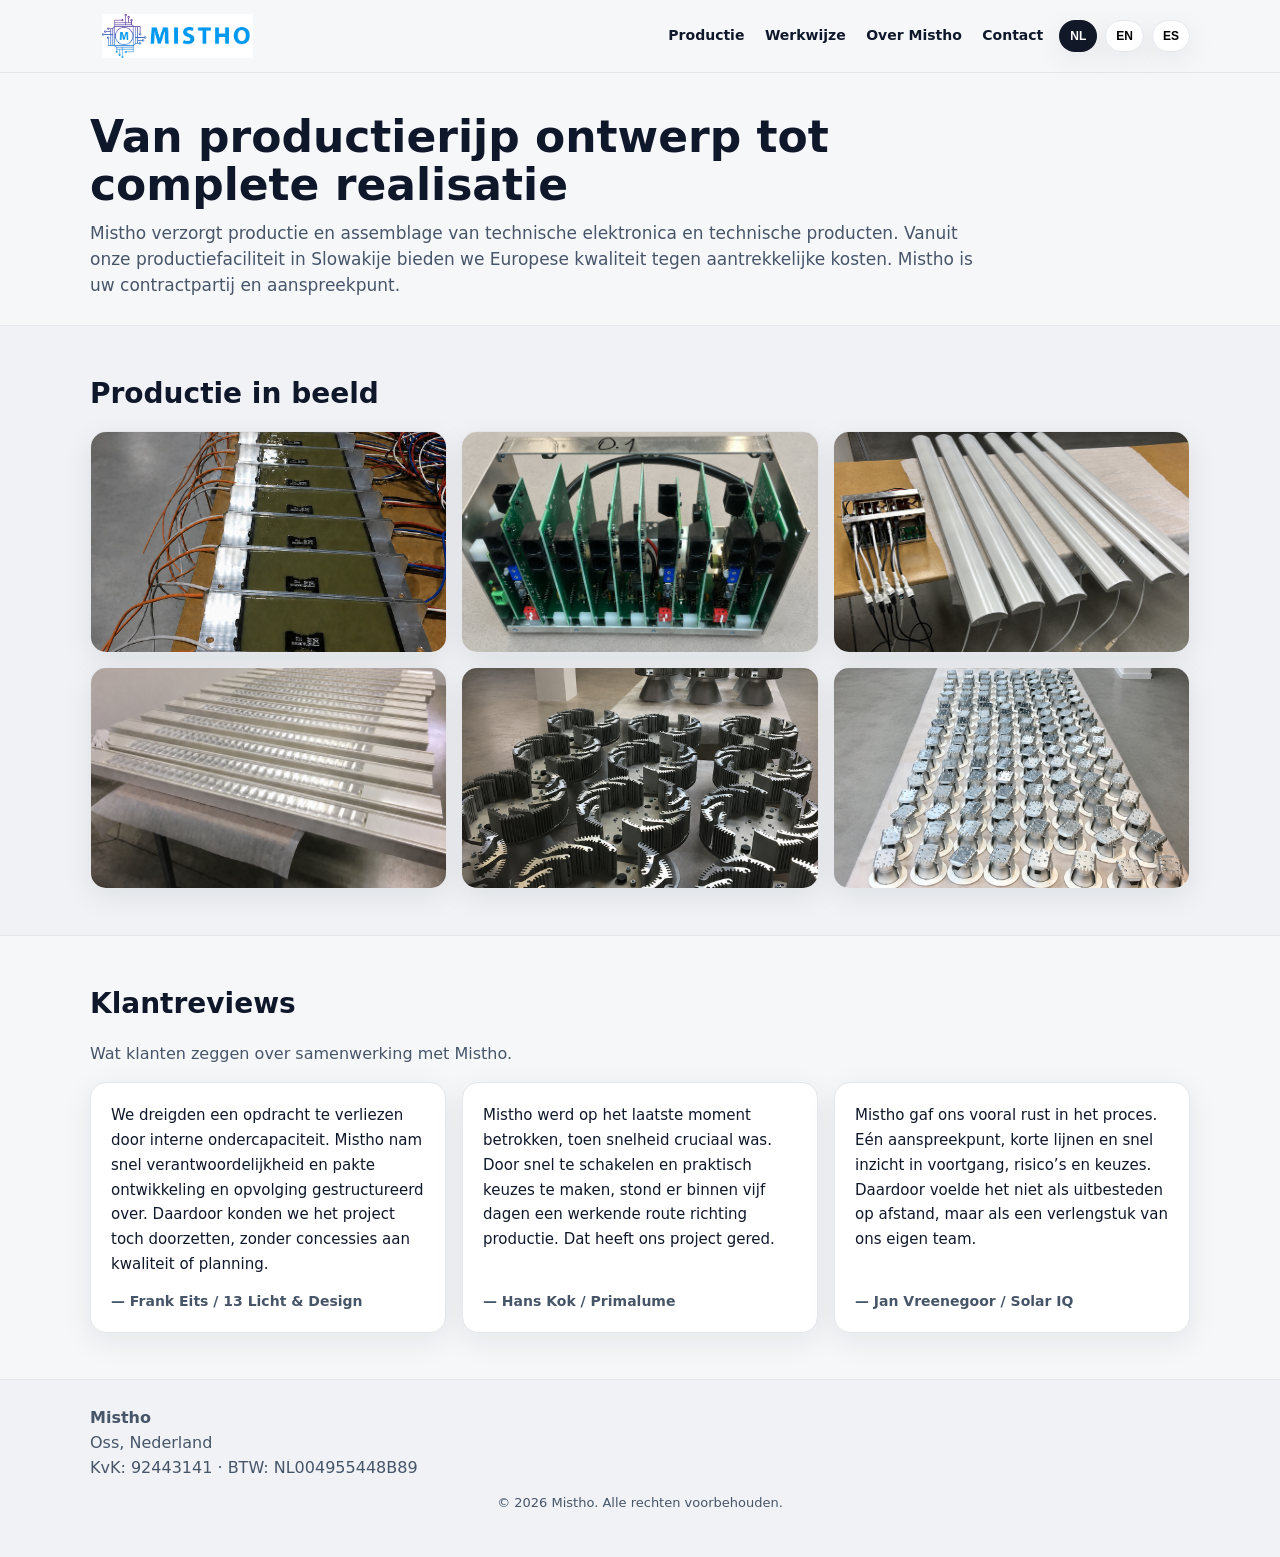
<file: index.html>
<!doctype html>
<html lang="nl">
<head>
  <meta charset="utf-8" />
  <meta name="viewport" content="width=device-width, initial-scale=1" />
  <title>Productie en assemblage van technische elektronica | Mistho</title>
  <meta name="description" content="Mistho verzorgt productie en assemblage van technische elektronica vanuit een productiefaciliteit in Slowakije, met Europese kwaliteit tegen aantrekkelijke kosten." />
  <link rel="canonical" href="https://misthoprojects.com/" />
  <meta name="robots" content="index,follow,max-image-preview:large" />
  <meta property="og:type" content="website" />
  <meta property="og:site_name" content="Mistho" />
  <meta property="og:title" content="Productie en assemblage van technische elektronica | Mistho" />
  <meta property="og:description" content="Mistho verzorgt productie en assemblage van technische elektronica vanuit een productiefaciliteit in Slowakije, met Europese kwaliteit tegen aantrekkelijke kosten." />
  <meta property="og:url" content="https://misthoprojects.com/" />
  <meta property="og:image" content="https://misthoprojects.com/images/Used/foto4.jpg" />
  <link rel="stylesheet" href="styles.css?v=21" />
  <script type="application/ld+json">
  {
    "@context": "https://schema.org",
    "@type": "ProfessionalService",
    "@id": "https://misthoprojects.com/#mistho",
    "name": "Mistho",
    "url": "https://misthoprojects.com/",
    "logo": "https://misthoprojects.com/images/logo-mistho.jpg",
    "email": "info@misthoprojects.com",
    "telephone": "+31642526363",
    "description": "Mistho organiseert Europese productie en assemblage van technische producten en elektronica, met engineering, industrialisatie en kwaliteitsborging waar nodig.",
    "address": {
      "@type": "PostalAddress",
      "addressLocality": "",
      "addressCountry": "NL"
    },
    "areaServed": "Europe",
    "knowsAbout": ["Elektronicaproductie", "Productie en assemblage", "Industrialisatie", "Kwaliteitsborging"]
  }
  </script>
</head>

<body>
  <header class="header" id="top">
    <div class="container header-inner">
      <a class="brand brand-home" href="index.html#top" aria-label="Mistho - naar de startpagina">
        <div class="logo">
          <img class="logo-img" src="images/logo-mistho.jpg" alt="Mistho logo" />
        </div>

        <div class="brand-text">
          <div class="brand-name">Mistho</div>
          <div class="brand-tagline" data-i18n="brand_tagline">
            Productie en assemblage van technische producten
          </div>
        </div>
      </a>

      <nav class="site-nav" aria-label="Hoofdnavigatie"><a href="elektronica-productie.html" data-i18n="nav_manufacturing">Productie</a><a href="werkwijze.html" data-i18n="nav_process">Werkwijze</a><a href="over-mistho.html" data-i18n="nav_about">Over Mistho</a><a href="contact.html#contactformulier" data-i18n="nav_contact">Contact</a></nav>
      <div class="header-actions">
        <div class="header-lang" aria-label="Language switch">
          <button class="lang-btn is-active" type="button" data-lang="nl">NL</button>
          <button class="lang-btn" type="button" data-lang="en">EN</button>
          <button class="lang-btn" type="button" data-lang="es">ES</button>
        </div>

        <button class="menu-btn" type="button" aria-label="Open menu" aria-expanded="false" aria-controls="mobileMenu">
          <span class="menu-icon" aria-hidden="true"></span>
        </button>
      </div>
    </div>
  </header>

  <div class="menu-overlay" id="menuOverlay" hidden></div>

  <aside class="mobile-drawer" id="mobileMenu" aria-hidden="true" hidden>
    <div class="drawer-head">
      <div class="drawer-title" data-i18n="menu_title">Menu</div>
      <button class="drawer-close" type="button" aria-label="Close menu">✕</button>
    </div>

    <div class="drawer-section">
      <div class="drawer-label" data-i18n="lang_label">Taal</div>
      <div class="drawer-lang" aria-label="Language switch">
        <button class="lang-btn is-active" type="button" data-lang="nl">NL</button>
        <button class="lang-btn" type="button" data-lang="en">EN</button>
        <button class="lang-btn" type="button" data-lang="es">ES</button>
      </div>
    </div>

    <div class="drawer-section">
      <div class="drawer-label" data-i18n="nav_label">Navigatie</div>
      <nav class="drawer-links" aria-label="Navigation"><a href="elektronica-productie.html" class="drawer-link" data-i18n="nav_manufacturing">Productie</a><a href="werkwijze.html" class="drawer-link" data-i18n="nav_process">Werkwijze</a><a href="over-mistho.html" class="drawer-link" data-i18n="nav_about">Over Mistho</a><a href="contact.html#contactformulier" class="drawer-link drawer-link-cta" data-i18n="nav_contact">Contact</a></nav>
    </div>
  </aside>

  <main>
  <!-- HERO -->
  <section class="hero">
    <div class="container hero-inner">
      <div class="hero-copy">
        <h1 data-i18n="hero_title">Van productierijp ontwerp tot complete realisatie</h1>
        <p class="lead" data-i18n="hero_lead">Mistho organiseert productie en assemblage van technische elektronica en technische producten. U werkt met Mistho als contractpartij en één aanspreekpunt voor productie in Slowakije.</p>
      </div>
    </div>
  </section>
  <!-- PRODUCTIE IN BEELD -->
    <section id="fotos" class="section alt">
      <div class="container">
        <div class="section-head">
          <h2 data-i18n="photos_title">Productie in beeld</h2>
        </div>

        <div class="gallery">
          <figure class="photo">
            <img class="lightbox-img" src="images/Used/foto2.jpg" alt="Lange technische armaturen opgesteld voor productiecontrole" loading="lazy" />
          </figure>
          <figure class="photo">
            <img class="lightbox-img" src="images/Used/foto4.jpg" alt="Elektronische modules gemonteerd in een productierek" loading="lazy" />
          </figure>
          <figure class="photo">
            <img class="lightbox-img" src="images/Used/foto6.jpg" alt="Lineaire LED-armaturen tijdens productie en assemblage" loading="lazy" />
          </figure>
          <figure class="photo">
            <img class="lightbox-img" src="images/Used/foto7.jpg" alt="Serie LED-armaturen opgesteld voor kwaliteitscontrole" loading="lazy" />
          </figure>
          <figure class="photo">
            <img class="lightbox-img" src="images/Used/foto8.jpg" alt="Metalen behuizingen voor technische producten" loading="lazy" />
          </figure>
          <figure class="photo">
            <img class="lightbox-img" src="images/Used/foto11.jpg" alt="Serie verlichte armaturen na assemblage" loading="lazy" />
          </figure>
        </div>
      </div>
    </section>

    
  <!-- REVIEWS -->
    <section id="reviews" class="section">
      <div class="container">
        <div class="section-head">
          <h2 data-i18n="reviews_title">Klantreviews</h2>
          <p class="muted" data-i18n="reviews_sub">Wat klanten zeggen over samenwerking met Mistho.</p>
        </div>

        <div class="reviews-grid">
          <article class="review-card">
            <p class="review-text" data-i18n="review_1_text">
              We dreigden een opdracht te verliezen door interne ondercapaciteit. Mistho nam snel verantwoordelijkheid en pakte ontwikkeling en opvolging gestructureerd over. Daardoor konden we het project toch doorzetten, zonder concessies aan kwaliteit of planning.
            </p>
            <div class="review-author" data-i18n="review_1_author">— Frank Eits / 13 Licht & Design</div>
          </article>

          <article class="review-card">
            <p class="review-text" data-i18n="review_2_text">
              Mistho werd op het laatste moment betrokken, toen snelheid cruciaal was. Door snel te schakelen en praktisch keuzes te maken, stond er binnen vijf dagen een werkende route richting productie. Dat heeft ons project gered.
            </p>
            <div class="review-author" data-i18n="review_2_author">— Hans Kok / Primalume</div>
          </article>

          <article class="review-card">
            <p class="review-text" data-i18n="review_4_text">
              Mistho gaf ons vooral rust in het proces. Eén aanspreekpunt, korte lijnen en snel inzicht in voortgang, risico’s en keuzes. Daardoor voelde het niet als uitbesteden op afstand, maar als een verlengstuk van ons eigen team.
            </p>
            <div class="review-author" data-i18n="review_4_author">— Jan Vreenegoor / Solar IQ</div>
          </article>
        </div>
      </div>
    </section>

    
</main>

  <footer class="footer">
    <div class="container footer-inner">
      <div>
        <strong>Mistho</strong><br />Oss, Nederland<br />KvK: 92443141 · BTW: NL004955448B89
      </div>
    </div>
  <div class="container footer-copyright"><span data-i18n="footer_rights">© 2026 Mistho. Alle rechten voorbehouden.</span></div></footer>

  <div class="lightbox" id="lightbox" hidden aria-hidden="true" role="dialog" aria-modal="true">
    <div class="lightbox-inner">
      <button class="lightbox-close" type="button" aria-label="Close image">✕</button>
      <img id="lightboxImage" alt="" />
    </div>
  </div>

  <script>
    const I18N = {
      nl: {
        page_title: "Elektronica productie in Europa | Mistho",
        meta_description: "Mistho verzorgt productie en assemblage van technische elektronica vanuit een productiefaciliteit in Slowakije, met Europese kwaliteit tegen aantrekkelijke kosten.",
        menu_title: "Menu",
        lang_label: "Taal",
        nav_label: "Navigatie",

        brand_tagline: "Productie en assemblage van technische producten",

        nav_about: "Over Mistho",
        nav_scope: "Diensten",
        nav_manufacturing: "Productie",
        nav_custom: "Maatwerk elektronica",
        nav_process: "Werkwijze",
        nav_photos: "Foto’s",
        nav_reviews: "Reviews",
        nav_contact: "Contact",

        hero_title: 'Van productierijp ontwerp tot complete realisatie',
        hero_lead: "Mistho verzorgt productie en assemblage van technische elektronica en technische producten. Vanuit onze productiefaciliteit in Slowakije bieden we Europese kwaliteit tegen aantrekkelijke kosten. Mistho is uw contractpartij en aanspreekpunt.",
        cta_mail: "Bespreek uw productieproject",
        cta_manufacturing: "Elektronicaproductie in Europa",
        cta_process: "Bekijk werkwijze",

        qp_1: "Productie en assemblage van technische elektronica",
        qp_2: "Van productierijp ontwerp tot serieproductie",
        qp_3: "Eén aanspreekpunt voor planning en kwaliteit",

        quick_contact_title: "Snel contact",
        location: "Productie en assemblage van technische producten",

        about_title: "Over Mistho",
        about_sub: "Productie en assemblage vanuit onze productiefaciliteit in Slowakije.",

        who_title: "Wie we zijn",
        who_text: "Mistho verzorgt productie en assemblage van technische elektronica en producten. Vanuit de productiefaciliteit in Slowakije combineren we Europese kwaliteitsnormen met aantrekkelijke productiekosten.",

        team_title: "Productiefaciliteit in Slowakije",
        team_text: "Met onze productiefaciliteit in Slowakije combineren we Europese kwaliteitsnormen met aantrekkelijke productiekosten. Mistho blijft uw contractpartij en aanspreekpunt.",

        scope_title: "Onze diensten",
        scope_sub: "Productie en assemblage staan centraal. Aanvullende technische diensten sluiten aan op wat uw opdracht nodig heeft.",
        scope_what_title: "Wat we doen",
        scope_what_1: "Productie en assemblage van elektronica en technische producten",
        scope_what_2: "Sourcing en coördinatie van de supply chain",
        scope_what_3: "Productontwikkeling en voorbereiding op productie",
        scope_what_4: "Hardware- en softwareontwikkeling",
        scope_what_5: "Testen en kwaliteitsborging",

        scope_sectors_title: "Ervaring in sectoren",
        sector_1: "Mobiliteit: automotive, EV, e-mobility",
        sector_2: "Industrieel: automatisering, machinebouw, robotics, mechatronica",
        sector_3: "Energie: power distribution, HVAC, smart building",
        sector_4: "Elektronica: IoT, vermogenselektronica, analoog & digitaal, verlichting",
        sector_5: "Commercieel: consumer durables",

        help_title: "Waar we mee helpen",
        help_text: "Of uw ontwerp nu productierijp is of nog engineering en industrialisatie vraagt: we sluiten aan waar capaciteit, expertise of ketenregie nodig is.",
        help_1: "Capaciteit uitbreiden",
        help_2: "Leverbetrouwbaarheid binnen de Europese keten borgen",
        help_3: "Kosten optimaliseren met kwaliteit op hoog niveau",

        process_title: "Werkwijze",
        process_sub: "Een simpel model met duidelijke stappen, van intake tot uitlevering.",
        p1_title: "Start",
        p1_text: "We bespreken de potentiële opdracht en bepalen scope, doelen en gewenste planning.",
        p2_title: "NDA",
        p2_text: "We ondertekenen een NDA.",
        p3_title: "Intake",
        p3_text: "Randvoorwaarden boven tafel: engineering, teststrategie, risico’s, maakbaarheid, supply chain, traceability en logistiek.",
        p4_title: "Offerte",
        p4_text: "Heldere offerte en commerciële voorwaarden, inclusief planning en kwaliteitsafspraken.",
        p5_title: "Pilot (optioneel)",
        p5_text: "Proto’s of 0-serie, inclusief test- en kwaliteitsprotocollen: doorlopen, afgestemd en gekwalificeerd.",
        p6_title: "Serie-start & uitlevering",
        p6_text: "Serieproductie met geborgde QA. Verzending volgens afgesproken eisen en logistieke afspraken.",

        photos_title: "Productie in beeld",
        photos_sub: "",

        reviews_title: "Klantreviews",
        reviews_sub: "Wat klanten zeggen over samenwerking met Mistho.",
        review_1_text: "We dreigden een opdracht te verliezen door interne ondercapaciteit. Mistho nam snel verantwoordelijkheid en pakte ontwikkeling en opvolging gestructureerd over. Daardoor konden we het project toch doorzetten, zonder concessies aan kwaliteit of planning.",
        review_1_author: "— Frank Eits / 13 Licht & Design",
        review_2_text: "Mistho werd op het laatste moment betrokken, toen snelheid cruciaal was. Door snel te schakelen en praktisch keuzes te maken, stond er binnen vijf dagen een werkende route richting productie. Dat heeft ons project gered.",
        review_2_author: "— Hans Kok / Primalume",
        review_4_text: "Mistho gaf ons vooral rust in het proces. Eén aanspreekpunt, korte lijnen en snel inzicht in voortgang, risico’s en keuzes. Daardoor voelde het niet als uitbesteden op afstand, maar als een verlengstuk van ons eigen team.",
        review_4_author: "— Jan Vreenegoor / Solar IQ",

        contact_title: "Contact",
        contact_sub: "Neem contact op over productiecapaciteit, een productierijp ontwerp of volledige projectrealisatie.",
        contact_details_title: "Gegevens",
        contact_location: "Productie en assemblage van technische producten",

        footer_loc: "Productie en assemblage van technische producten",
        footer_rights: "© 2026 Mistho. Alle rechten voorbehouden."
      },

      en: {
        page_title: "Electronics manufacturing in Europe | Mistho",
        meta_description: "Mistho provides manufacturing and assembly of technical electronics from a production facility in Slovakia, with European quality at attractive costs.",
        menu_title: "Menu",
        lang_label: "Language",
        nav_label: "Navigation",

        brand_tagline: "Manufacturing and assembly of technical products",

        nav_about: "About Mistho",
        nav_scope: "Services",
        nav_manufacturing: "Manufacturing",
        nav_custom: "Custom electronics",
        nav_process: "Process",
        nav_photos: "Photos",
        nav_reviews: "Reviews",
        nav_contact: "Contact",

        hero_title: 'From production-ready design to complete project delivery',
        hero_lead: "Mistho provides manufacturing and assembly of technical electronics and products. At our production facility in Slovakia, we offer European quality at attractive costs. Mistho remains your contract party and point of contact.",
        cta_mail: "Discuss your production project",
        cta_manufacturing: "Electronics manufacturing in Europe",
        cta_process: "View process",

        qp_1: "Manufacturing and assembly of technical electronics",
        qp_2: "From production-ready design to series production",
        qp_3: "One point of contact for planning and quality",

        quick_contact_title: "Quick contact",
        location: "Location: , Netherlands",

        about_title: "About Mistho",
        about_sub: "Manufacturing and assembly from our production facility in Slovakia.",

        who_title: "Who we are",
        who_text: "Mistho organizes manufacturing and assembly of technical electronics and products. At the production facility in Slovakia, we combine European quality standards with attractive production costs.",

        team_title: "Production facility in Slovakia",
        team_text: "Our production facility in Slovakia combines European quality standards with attractive production costs. Mistho remains your contract party and point of contact.",

        scope_title: "Our services",
        scope_sub: "Manufacturing and assembly are at the core. Additional technical services are tailored to your assignment.",
        scope_what_title: "What we do",
        scope_what_1: "Manufacturing and assembly of electronics and technical products",
        scope_what_2: "Sourcing and supply-chain coordination",
        scope_what_3: "Product development and production preparation",
        scope_what_4: "Hardware and software engineering",
        scope_what_5: "Testing and quality assurance",

        scope_sectors_title: "Sector experience",
        sector_1: "Mobility: automotive, EV, e-mobility",
        sector_2: "Industrial: automation, machinery, robotics, mechatronics",
        sector_3: "Energy: power distribution, HVAC, smart building",
        sector_4: "Electronics: IoT, power electronics, analog & digital, lighting",
        sector_5: "Commercial: consumer durables",

        help_title: "How we help",
        help_text: "Whether your design is production-ready or still requires engineering and industrialization, we step in wherever capacity, expertise or supply-chain coordination is needed.",
        help_1: "Scaling capacity",
        help_2: "Ensuring reliable delivery across the European supply chain",
        help_3: "Optimizing costs while maintaining high quality",

        process_title: "Process",
        process_sub: "A simple model with clear steps — from intake to delivery.",
        p1_title: "Start",
        p1_text: "We discuss the potential assignment and define scope, goals and the desired timeline.",
        p2_title: "NDA",
        p2_text: "We sign an NDA.",
        p3_title: "Intake",
        p3_text: "We align requirements: engineering, test strategy, risks, manufacturability, supply chain, traceability and logistics.",
        p4_title: "Proposal",
        p4_text: "Clear quotation and commercial terms, including planning and quality agreements.",
        p5_title: "Pilot (optional)",
        p5_text: "Prototypes or a 0-series, including test and quality protocols: executed, aligned and qualified.",
        p6_title: "Ramp-up & delivery",
        p6_text: "Series production with QA ensured. Shipping according to agreed requirements and logistics arrangements.",

        photos_title: "Production in pictures",
        photos_sub: "",

        reviews_title: "Customer reviews",
        reviews_sub: "What clients say about working with Mistho.",
        review_1_text: "We were close to losing an assignment because of limited internal capacity. Mistho quickly took ownership and handled the development and follow-up in a structured way. That allowed us to continue the project without compromising on quality or planning.",
        review_1_author: "— Frank Eits / 13 Licht & Design",
        review_2_text: "Mistho was brought in at the very last moment, when speed was critical. By moving quickly and making practical decisions, a working route into production was in place within five days. That saved our project.",
        review_2_author: "— Hans Kok / Primalume",
        review_4_text: "What Mistho gave us above all was peace of mind in the process. One point of contact, short communication lines and quick visibility into progress, risks and decisions. It did not feel like outsourcing at a distance, but like an extension of our own team.",
        review_4_author: "— Jan Vreenegoor / Solar IQ",

        contact_title: "Contact",
        contact_sub: "Contact us about manufacturing capacity, a production-ready design or full project delivery.",
        contact_details_title: "Details",
        contact_location: "Location: , Netherlands",

        footer_loc: "Manufacturing and assembly of technical products",
        footer_rights: "© 2026 Mistho. All rights reserved."
      },

      es: {
        page_title: "Fabricación electrónica en Europa | Mistho",
        meta_description: "Mistho ofrece producción y montaje de electrónica técnica desde una instalación de producción en Eslovaquia, con calidad europea a costes atractivos.",
        menu_title: "Menú",
        lang_label: "Idioma",
        nav_label: "Navegación",

        brand_tagline: "Fabricación y montaje de productos técnicos",

        nav_about: "Acerca de",
        nav_scope: "Servicios",
        nav_manufacturing: "Producción",
        nav_custom: "Electrónica a medida",
        nav_process: "Método de trabajo",
        nav_photos: "Fotos",
        nav_reviews: "Reseñas",
        nav_contact: "Contacto",

        hero_title: 'Del diseño listo para producción a la realización integral',
        hero_lead: "Mistho ofrece producción y montaje de electrónica técnica y productos técnicos. Desde nuestra instalación de producción en Eslovaquia ofrecemos calidad europea a costes atractivos. Mistho sigue siendo su parte contractual y punto de contacto.",
        cta_mail: "Hablemos de su proyecto de producción",
        cta_manufacturing: "Producción electrónica en Europa",
        cta_process: "Ver método de trabajo",

        qp_1: "Producción y montaje de electrónica técnica",
        qp_2: "Del diseño listo para producción a la fabricación en serie",
        qp_3: "Un único contacto para planificación y calidad",

        quick_contact_title: "Contacto rápido",
        location: "Ubicación: , Países Bajos",

        about_title: "Sobre Mistho",
        about_sub: "Producción y montaje desde nuestras instalaciones de producción en Eslovaquia.",

        who_title: "Quiénes somos",
        who_text: "Mistho organiza la producción y el montaje de electrónica técnica y productos. En la instalación de producción en Eslovaquia combinamos estándares europeos de calidad con costes atractivos.",

        team_title: "Instalación de producción en Eslovaquia",
        team_text: "Nuestra instalación de producción en Eslovaquia combina estándares europeos de calidad con costes de producción atractivos. Mistho sigue siendo su parte contractual y punto de contacto.",

        scope_title: "Nuestros servicios",
        scope_sub: "La producción y el montaje son el núcleo de nuestra actividad. Los servicios técnicos adicionales se adaptan a cada encargo.",
        scope_what_title: "Qué hacemos",
        scope_what_1: "Producción y montaje de productos técnicos y electrónicos",
        scope_what_2: "Aprovisionamiento y coordinación de la cadena de suministro",
        scope_what_3: "Desarrollo de producto y preparación para producción",
        scope_what_4: "Ingeniería de hardware y software",
        scope_what_5: "Pruebas y aseguramiento de la calidad",

        scope_sectors_title: "Experiencia por sectores",
        sector_1: "Movilidad: automoción, EV, e-mobility",
        sector_2: "Industrial: automatización, maquinaria, robótica, mecatrónica",
        sector_3: "Energía: distribución eléctrica, HVAC, edificios inteligentes",
        sector_4: "Electrónica: IoT, electrónica de potencia, analógica y digital, iluminación",
        sector_5: "Comercial: bienes de consumo duraderos",

        help_title: "En qué ayudamos",
        help_text: "Tanto si su diseño está listo para producción como si aún requiere ingeniería e industrialización, nos incorporamos allí donde se necesiten capacidad, conocimiento especializado o coordinación de la cadena.",
        help_1: "Ampliar la capacidad",
        help_2: "Garantizar la fiabilidad de entrega en la cadena europea",
        help_3: "Optimizar costes con un alto nivel de calidad",

        process_title: "Método de trabajo",
        process_sub: "Un modelo sencillo con pasos claros, desde la fase inicial hasta la entrega.",
        p1_title: "Inicio",
        p1_text: "Analizamos la posible asignación y definimos alcance, objetivos y planificación deseada.",
        p2_title: "NDA",
        p2_text: "Firmamos un acuerdo de confidencialidad.",
        p3_title: "Intake",
        p3_text: "Ponemos sobre la mesa las condiciones clave: ingeniería, estrategia de pruebas, riesgos, fabricabilidad, cadena de suministro, trazabilidad y logística.",
        p4_title: "Oferta",
        p4_text: "Oferta clara y condiciones comerciales, incluyendo planificación y acuerdos de calidad.",
        p5_title: "Piloto (opcional)",
        p5_text: "Prototipos o serie 0, incluyendo protocolos de prueba y calidad: ejecutados, alineados y cualificados.",
        p6_title: "Inicio de serie y entrega",
        p6_text: "Producción en serie con QA asegurada. Envío según los requisitos y acuerdos logísticos establecidos.",

        photos_title: "Producción en imágenes",
        photos_sub: "",

        reviews_title: "Reseñas de clientes",
        reviews_sub: "Lo que dicen los clientes sobre trabajar con Mistho.",
        review_1_text: "Estábamos a punto de perder un encargo por falta de capacidad interna. Mistho asumió rápidamente la responsabilidad y gestionó el desarrollo y el seguimiento de forma estructurada. Gracias a ello pudimos continuar el proyecto sin comprometer la calidad ni la planificación.",
        review_1_author: "— Frank Eits / 13 Licht & Design",
        review_2_text: "Mistho se incorporó en el último momento, cuando la velocidad era crucial. Actuando con rapidez y tomando decisiones prácticas, se estableció una ruta funcional hacia la producción en solo cinco días. Eso salvó nuestro proyecto.",
        review_2_author: "— Hans Kok / Primalume",
        review_4_text: "Lo que Mistho nos dio sobre todo fue tranquilidad en el proceso. Un único punto de contacto, líneas de comunicación cortas y visión rápida del progreso, los riesgos y las decisiones. No se sintió como una externalización a distancia, sino como una extensión de nuestro propio equipo.",
        review_4_author: "— Jan Vreenegoor / Solar IQ",

        contact_title: "Contacto",
        contact_sub: "Consúltenos sobre capacidad de producción, un diseño listo para fabricar o la ejecución integral de un proyecto.",
        contact_details_title: "Datos",
        contact_location: "Ubicación: , Países Bajos",

        footer_loc: "Fabricación y montaje de productos técnicos",
        footer_rights: "© 2026 Mistho. Todos los derechos reservados."
      }
    };

    function setLang(lang) {
      const dict = I18N[lang] || I18N.nl;
      document.documentElement.lang = lang;
      document.title = dict.page_title;
      document.querySelector('meta[name="description"]').setAttribute("content", dict.meta_description);

      document.querySelectorAll("[data-i18n]").forEach(el => {
        const key = el.getAttribute("data-i18n");
        if (!dict[key]) return;
        if (dict[key].includes("<")) el.innerHTML = dict[key];
        else el.textContent = dict[key];
      });

      document.querySelectorAll(".lang-btn").forEach(btn => {
        btn.classList.toggle("is-active", btn.dataset.lang === lang);
      });

      localStorage.setItem("site_lang", lang);
    }

    document.addEventListener("click", (e) => {
      const langBtn = e.target.closest(".lang-btn");
      if (langBtn) setLang(langBtn.dataset.lang);
    });

    const saved = localStorage.getItem("site_lang");
    setLang(saved || "nl");

    (function(){
      const openBtn = document.querySelector(".menu-btn");
      const drawer = document.getElementById("mobileMenu");
      const overlay = document.getElementById("menuOverlay");
      const closeBtn = document.querySelector(".drawer-close");

      function openMenu(){
        document.body.classList.add("menu-open");
        overlay.hidden = false;
        drawer.hidden = false;
        requestAnimationFrame(() => drawer.classList.add("is-open"));
        drawer.setAttribute("aria-hidden", "false");
        openBtn.setAttribute("aria-expanded", "true");
      }

      function closeMenu(){
        document.body.classList.remove("menu-open");
        drawer.classList.remove("is-open");
        drawer.setAttribute("aria-hidden", "true");
        openBtn.setAttribute("aria-expanded", "false");
        setTimeout(() => {
          drawer.hidden = true;
          overlay.hidden = true;
        }, 200);
      }

      openBtn.addEventListener("click", openMenu);
      closeBtn.addEventListener("click", closeMenu);
      overlay.addEventListener("click", closeMenu);

      drawer.addEventListener("click", (e) => {
        const a = e.target.closest("a");
        if (a) closeMenu();
      });

      document.addEventListener("keydown", (e) => {
        if (e.key === "Escape") closeMenu();
      });
    })();

    (function(){
      const lightbox = document.getElementById("lightbox");
      const imgEl = document.getElementById("lightboxImage");
      const closeBtn = document.querySelector(".lightbox-close");

      function open(src, alt="") {
        imgEl.src = src;
        imgEl.alt = alt;
        lightbox.hidden = false;
        lightbox.setAttribute("aria-hidden", "false");
        document.body.classList.add("lightbox-open");
      }

      function close() {
        lightbox.hidden = true;
        lightbox.setAttribute("aria-hidden", "true");
        imgEl.src = "";
        imgEl.alt = "";
        document.body.classList.remove("lightbox-open");
      }

      document.addEventListener("click", (e) => {
        const img = e.target.closest(".lightbox-img");
        if (img) {
          open(img.currentSrc || img.src, img.alt || "");
          return;
        }
        if (!lightbox.hidden && e.target === lightbox) close();
      });

      closeBtn.addEventListener("click", close);

      document.addEventListener("keydown", (e) => {
        if (!lightbox.hidden && e.key === "Escape") close();
      });
    })();
  </script>
</body>
</html>
</file>
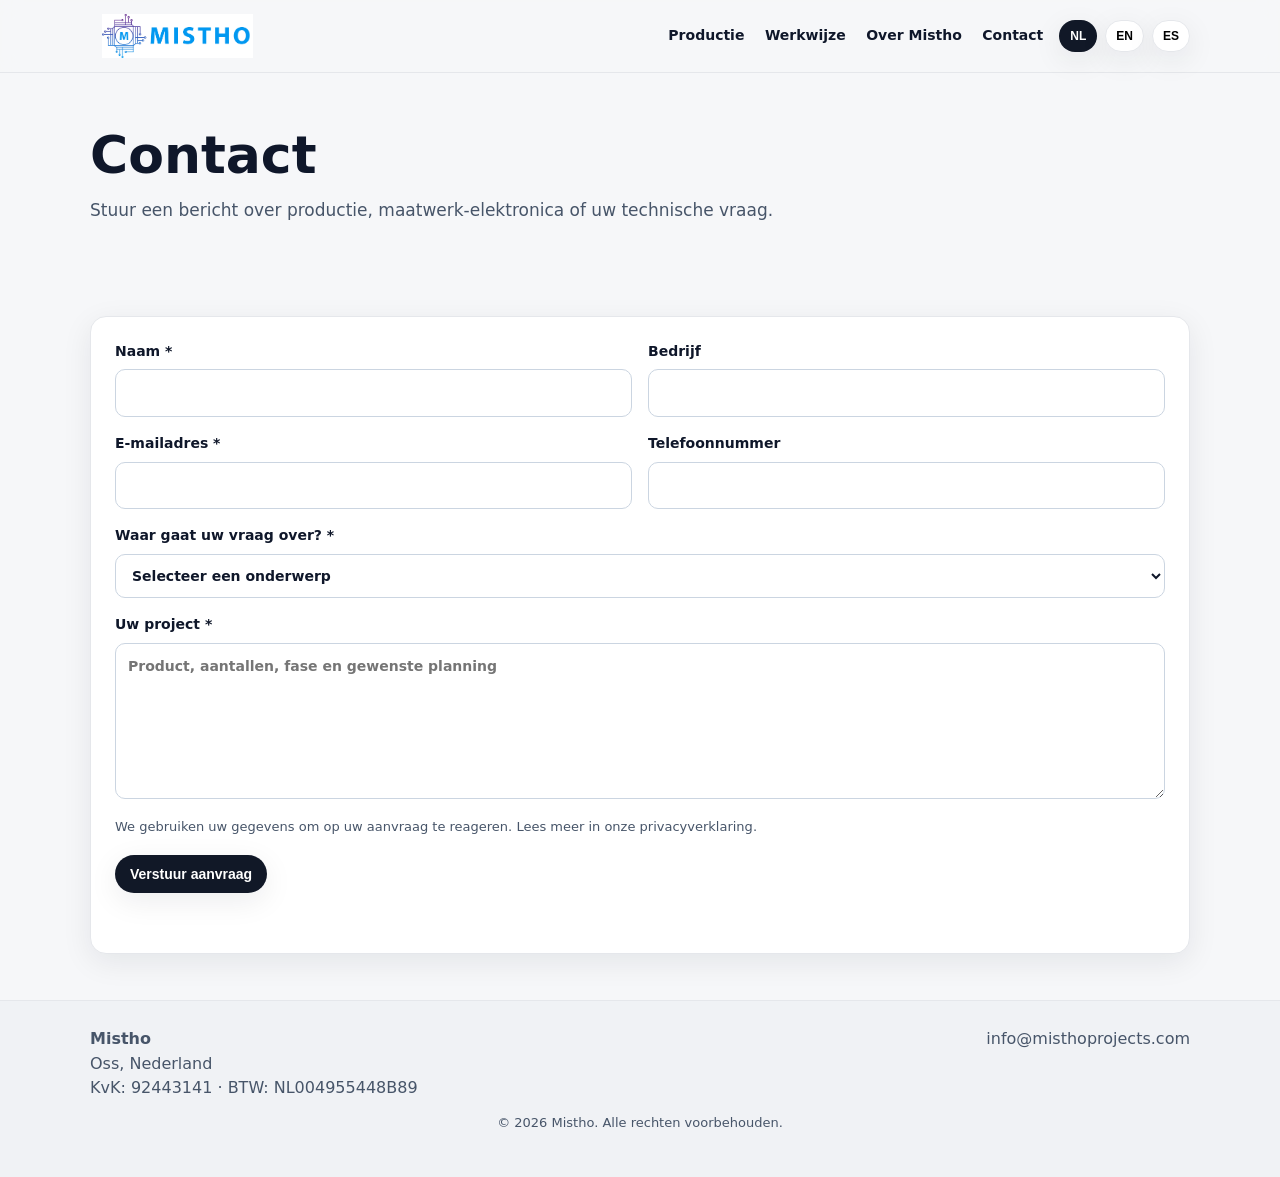
<file: contact.html>
<!doctype html><html lang="nl"><head><meta charset="utf-8"><meta name="viewport" content="width=device-width,initial-scale=1"><title>Contact | Mistho</title><meta name="description" content="Bespreek uw productieproject, maatwerk-elektronica of technische vraag met Mistho."><link rel="canonical" href="https://misthoprojects.com/contact.html"><meta name="robots" content="index,follow,max-image-preview:large"><meta property="og:type" content="website"><meta property="og:site_name" content="Mistho"><meta property="og:title" content="Contact | Mistho"><meta property="og:description" content="Bespreek uw productieproject, maatwerk-elektronica of technische vraag met Mistho."><meta property="og:url" content="https://misthoprojects.com/contact.html"><link rel="stylesheet" href="styles.css?v=21"></head><body><header class="header"><div class="container header-inner"><a class="brand brand-home" href="index.html#top" aria-label="Mistho - startpagina"><span class="logo"><img class="logo-img" src="images/logo-mistho.jpg" alt="Mistho"></span></a><nav class="site-nav" aria-label="Hoofdnavigatie"><a href="elektronica-productie.html">Productie</a><a href="werkwijze.html">Werkwijze</a><a href="over-mistho.html">Over Mistho</a><a href="contact.html#contactformulier">Contact</a></nav><div class="header-actions"><div class="header-lang" aria-label="Language"><button class="lang-btn is-active" type="button" data-lang="nl" aria-pressed="true">NL</button><button class="lang-btn" type="button" data-lang="en" aria-pressed="false">EN</button><button class="lang-btn" type="button" data-lang="es" aria-pressed="false">ES</button></div><details class="mobile-nav"><summary class="menu-btn" aria-label="Open navigatiemenu"><span class="menu-icon"></span></summary><nav class="mobile-nav-panel"><a href="elektronica-productie.html">Productie</a><a href="werkwijze.html">Werkwijze</a><a href="over-mistho.html">Over Mistho</a><a href="contact.html#contactformulier">Contact</a></nav></details></div></div></header><main><section class="hero landing-hero"><div class="container"><h1>Contact</h1><p class="lead">Stuur een bericht over productie, maatwerk-elektronica of uw technische vraag.</p></div></section><section class="section" id="contactformulier"><div class="container contact-layout"><form class="card contact-form" id="misthoContactForm" action="/api/contact" method="post"><div class="form-grid"><label>Naam *<input name="name" autocomplete="name" required maxlength="120"></label><label>Bedrijf<input name="company" autocomplete="organization" maxlength="160"></label><label>E-mailadres *<input name="email" type="email" autocomplete="email" required maxlength="254"></label><label>Telefoonnummer<input name="phone" type="tel" autocomplete="tel" maxlength="50"></label><label class="full-width">Waar gaat uw vraag over? *<select name="topic" required><option value="">Selecteer een onderwerp</option><option>Productie en assemblage</option><option>Engineering als ondersteuning bij productie</option><option>Industrialisatie of testen</option><option>Anders</option></select></label><label class="full-width">Uw project *<textarea name="message" rows="6" required maxlength="5000" placeholder="Product, aantallen, fase en gewenste planning"></textarea></label></div><div class="form-honey" aria-hidden="true"><label>Laat leeg<input name="website" tabindex="-1" autocomplete="off"></label></div><p class="privacy-note">We gebruiken uw gegevens om op uw aanvraag te reageren. Lees meer in onze <a href="privacy.html">privacyverklaring</a>.</p><button class="btn primary" type="submit">Verstuur aanvraag</button><p class="form-status" id="formStatus" role="status" aria-live="polite"></p></form></div></section></main><footer class="footer"><div class="container footer-inner"><div><strong>Mistho</strong><br />Oss, Nederland<br />KvK: 92443141 · BTW: NL004955448B89</div><a href="mailto:info@misthoprojects.com">info@misthoprojects.com</a></div><div class="container footer-copyright">© 2026 Mistho. Alle rechten voorbehouden.</div></footer><script>const f=document.getElementById("misthoContactForm"),s=document.getElementById("formStatus");f.addEventListener("submit",async e=>{e.preventDefault();const b=f.querySelector("button");b.disabled=true;s.textContent=window.MIS_LANG_COPY[document.documentElement.lang].sending;try{const r=await fetch(f.action,{method:"POST",headers:{"Content-Type":"application/json"},body:JSON.stringify(Object.fromEntries(new FormData(f).entries()))});const data=await r.json().catch(()=>null);if(!r.ok)throw new Error(data?.error||"");f.reset();s.textContent=window.MIS_LANG_COPY[document.documentElement.lang].success;s.className="form-status is-success"}catch(error){const d=window.MIS_LANG_COPY[document.documentElement.lang];s.textContent=error.message==="Het formulier is nog niet ingesteld."?d.setupError:d.failure;s.className="form-status is-error"}finally{b.disabled=false}});</script><script>
const COPY={"kind":"contact","nl":{"title":"Contact | Mistho","description":"Bespreek uw productieproject, maatwerk-elektronica of technische vraag met Mistho.","h1":"Contact","lead":"Stuur een bericht over productie, maatwerk-elektronica of uw technische vraag.","labels":["Naam *","Bedrijf","E-mailadres *","Telefoonnummer","Waar gaat uw vraag over? *","Uw project *"],"topicOptions":["Selecteer een onderwerp","Productie en assemblage","Engineering als ondersteuning bij productie","Industrialisatie of testen","Anders"],"placeholder":"Product, aantallen, fase en gewenste planning","privacy":"We gebruiken uw gegevens om op uw aanvraag te reageren. Lees meer in onze <a href=\"privacy.html\">privacyverklaring</a>.","submit":"Verstuur aanvraag","sending":"Uw aanvraag wordt verstuurd…","success":"Bedankt. Uw aanvraag is verstuurd; Mistho neemt contact op.","failure":"Versturen lukte niet. Mail naar info@misthoprojects.com.","setupError":"Het formulier is nog niet ingesteld. Mail naar info@misthoprojects.com.","honeypot":"Laat leeg","footer":"Oss, Nederland<br />KvK: 92443141 · BTW: NL004955448B89","footerRights":"© 2026 Mistho. Alle rechten voorbehouden.","nav":["Productie","Werkwijze","Over Mistho","Contact"],"mobileNav":["Productie","Werkwijze","Over Mistho","Contact"],"contact":"Contact"},"en":{"title":"Contact | Mistho","description":"Discuss your manufacturing project, custom electronics or technical question with Mistho.","h1":"Contact","lead":"Send us a message about manufacturing, custom electronics or your technical question.","labels":["Name *","Company","Email address *","Phone number","What is your enquiry about? *","Your project *"],"topicOptions":["Select a topic","Manufacturing and assembly","Engineering support for manufacturing","Industrialisation or testing","Other"],"placeholder":"Product, quantities, project stage and desired schedule","privacy":"We use your information to respond to your enquiry. Read more in our <a href=\"privacy.html\">privacy notice</a>.","submit":"Send enquiry","sending":"Sending your enquiry…","success":"Thank you. Your enquiry has been sent; Mistho will contact you.","failure":"Sending failed. Please email info@misthoprojects.com.","setupError":"The contact form is not configured yet. Please email info@misthoprojects.com.","honeypot":"Leave blank","footer":"Oss, Netherlands<br />Chamber of Commerce: 92443141 · VAT: NL004955448B89","footerRights":"© 2026 Mistho. All rights reserved.","nav":["Production","Process","About Mistho","Contact"],"mobileNav":["Production","Process","About Mistho","Contact"],"contact":"Contact"},"es":{"title":"Contacto | Mistho","description":"Hable con Mistho sobre su proyecto de fabricación, electrónica a medida o consulta técnica.","h1":"Contacto","lead":"Envíenos un mensaje sobre fabricación, electrónica a medida o su consulta técnica.","labels":["Nombre *","Empresa","Correo electrónico *","Teléfono","¿Sobre qué trata su consulta? *","Su proyecto *"],"topicOptions":["Seleccione un tema","Fabricación y montaje","Ingeniería de apoyo a la fabricación","Industrialización o pruebas","Otro"],"placeholder":"Producto, cantidades, fase del proyecto y planificación deseada","privacy":"Utilizamos sus datos para responder a su solicitud. Consulte nuestra <a href=\"privacy.html\">política de privacidad</a>.","submit":"Enviar solicitud","sending":"Enviando su solicitud…","success":"Gracias. Su solicitud se ha enviado; Mistho se pondrá en contacto con usted.","failure":"No se pudo enviar. Escriba a info@misthoprojects.com.","setupError":"El formulario de contacto aún no está configurado. Escriba a info@misthoprojects.com.","honeypot":"Déjelo vacío","footer":"Oss, Países Bajos<br />Cámara de Comercio: 92443141 · IVA: NL004955448B89","footerRights":"© 2026 Mistho. Todos los derechos reservados.","nav":["Producción","Método de trabajo","Sobre Mistho","Contacto"],"mobileNav":["Producción","Método de trabajo","Sobre Mistho","Contacto"],"contact":"Contacto"}};
window.MIS_LANG_COPY=COPY;
const PAGE="contact";
function setTexts(selector, values, html=false){
  if(values===undefined)return;
  const nodes=document.querySelectorAll(selector);
  nodes.forEach((node,index)=>{
    const value=Array.isArray(values)?values[index]:values;
    if(value===undefined)return;
    if(html)node.innerHTML=value;else node.textContent=value;
  });
}
function setLang(lang){
  const d=COPY[lang]||COPY.nl;
  document.documentElement.lang=lang;
  document.title=d.title;
  const desc=document.querySelector('meta[name="description"]');
  if(desc)desc.content=d.description;
  const ogTitle=document.querySelector('meta[property="og:title"]');
  if(ogTitle)ogTitle.content=d.title;
  const ogDesc=document.querySelector('meta[property="og:description"]');
  if(ogDesc)ogDesc.content=d.description;
  document.querySelector(".header-lang")?.setAttribute("aria-label",lang==="nl"?"Taal":lang==="es"?"Idioma":"Language");
  document.querySelector(".mobile-nav summary")?.setAttribute("aria-label",lang==="nl"?"Open navigatiemenu":lang==="es"?"Abrir menú":"Open navigation menu");
  document.querySelector(".brand-home")?.setAttribute("aria-label",lang==="nl"?"Mistho — naar de bovenkant van de startpagina":lang==="es"?"Mistho — ir al inicio de la página":"Mistho — go to the top of the homepage");
  setTexts(".site-nav a",d.nav);
  setTexts(".mobile-nav-panel a",d.mobileNav);
  setTexts(".header-contact",d.contact);
  if(PAGE==="production"){
    setTexts(".brand-tagline",d.brand);
    setTexts(".eyebrow",d.eyebrow);
    setTexts("h1",d.h1);
    setTexts(".lead",d.lead);
    setTexts(".quick-points li",d.quick);
    setTexts(".landing-photo-card p",d.caption);
    setTexts("main .section-head h2",d.sectionHeads);
    setTexts("main .section-head p",d.sectionSubs);
    setTexts("main .grid-3 .card h3",d.cardHeads);
    setTexts("main .grid-3 .card p",d.cardTexts);
    setTexts(".scope-grid article h3",d.scopeHeads);
    setTexts(".scope-grid article:nth-child(1) li",d.scopeItems);
    setTexts(".scope-grid article:nth-child(2) li",d.sectors);
    setTexts(".scope-grid article:nth-child(1) p",d.scopeText,true);
  }else if(PAGE==="process"){
    setTexts(".eyebrow",d.eyebrow);
    setTexts("h1",d.h1);
    setTexts(".lead",d.lead);
    setTexts(".steps .step h2",d.stepHeads);
    setTexts(".steps .step p",d.stepTexts);
    setTexts(".landing-grid > div > h2",d.contractHead);
    setTexts(".landing-grid > div > p",d.contractText);
    setTexts(".landing-grid .card h3",d.intake);
    setTexts(".landing-grid .card li",d.intakeItems);
  }else if(PAGE==="contact"){
    setTexts("main h1",d.h1);
    setTexts("main .lead",d.lead);
    const labels=[...document.querySelectorAll(".form-grid > label")];
    labels.forEach((label,i)=>{
      const node=[...label.childNodes].find(n=>n.nodeType===3&&n.nodeValue.trim());
      if(node&&d.labels[i])node.nodeValue=d.labels[i];
    });
    const options=[...document.querySelectorAll('select[name="topic"] option')];
    options.forEach((option,i)=>{if(d.topicOptions[i])option.textContent=d.topicOptions[i]});
    const placeholder=document.querySelector('textarea[name="message"]');
    if(placeholder)placeholder.placeholder=d.placeholder;
    const honey=document.querySelector(".form-honey label");
    if(honey&&honey.firstChild)honey.firstChild.nodeValue=d.honeypot;
    setTexts(".privacy-note",d.privacy,true);
    setTexts("#misthoContactForm button[type=submit]",d.submit);
  }else if(PAGE==="custom"){
    setTexts(".eyebrow",d.eyebrow);
    setTexts("h1",d.h1);
    setTexts(".lead",d.lead);
    setTexts("figcaption",d.caption);
    setTexts(".section-head h2",d.sectionHead);
    setTexts(".section-head p",d.sectionSub);
    setTexts(".grid-3 .card h3",d.cardHeads);
    setTexts(".grid-3 .card p",d.cardTexts);
    setTexts(".landing-grid > div:first-child > h2",d.supportHead);
    setTexts(".landing-grid > div:first-child > p",d.supportText);
    setTexts(".landing-grid > div:first-child li",d.supportItems);
    setTexts(".landing-grid > .card h2",d.contactHead);
    setTexts(".landing-grid > .card p",d.contactText);
  }
  const footer=document.querySelector(".footer-inner > div");
  if(footer)footer.innerHTML="<strong>Mistho</strong><br />"+d.footer;
  const rights=document.querySelector(".footer-copyright");
  if(rights)rights.textContent=d.footerRights;
  document.querySelectorAll(".lang-btn").forEach(btn=>{
    const active=btn.dataset.lang===lang;
    btn.classList.toggle("is-active",active);
    btn.setAttribute("aria-pressed",String(active));
  });
  localStorage.setItem("site_lang",lang);
}
document.querySelectorAll(".lang-btn").forEach(btn=>btn.addEventListener("click",()=>setLang(btn.dataset.lang)));
setLang(localStorage.getItem("site_lang")||"nl");
</script></body></html>
</file>
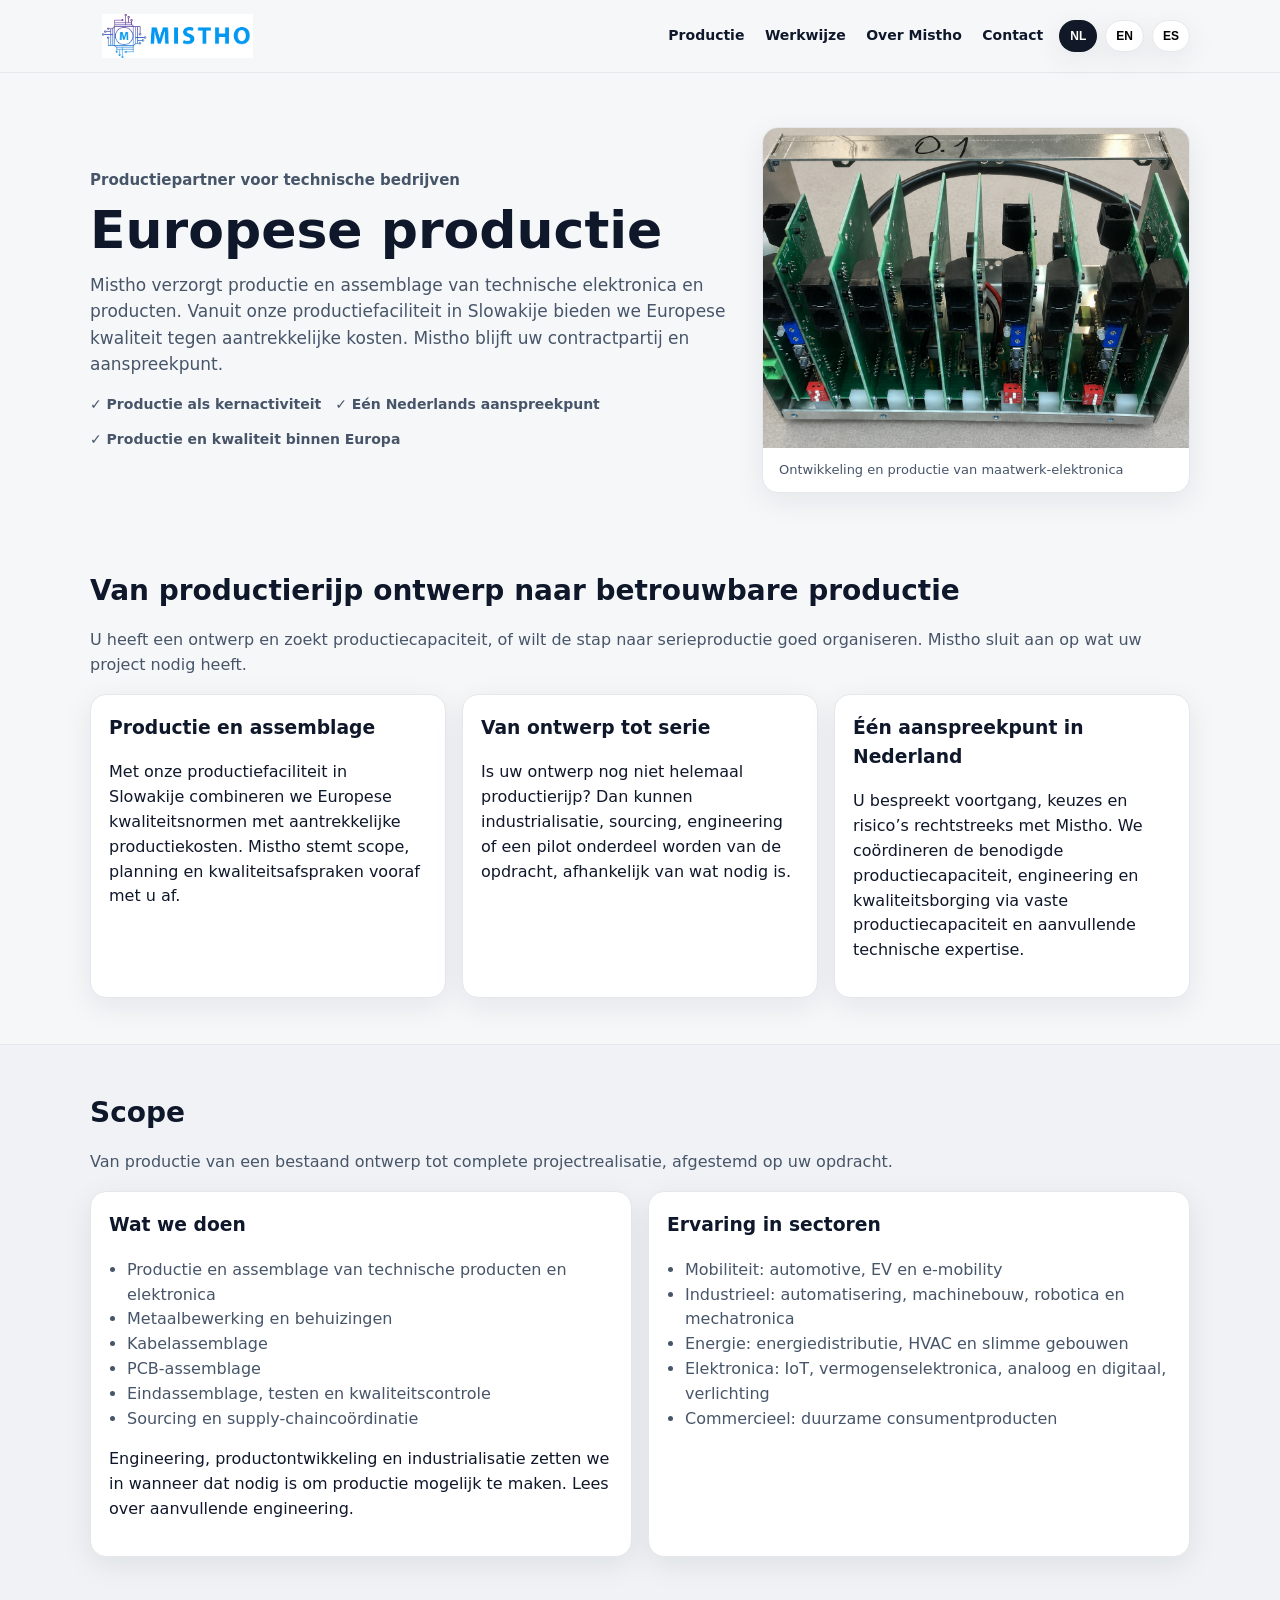
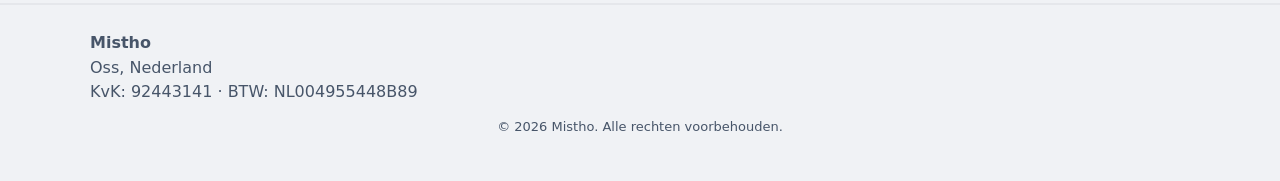
<file: elektronica-productie.html>
<!doctype html>
<html lang="nl">
<head>
  <meta charset="utf-8" />
  <meta name="viewport" content="width=device-width, initial-scale=1" />
  <title>Elektronica laten produceren in Europa | Mistho</title>
  <meta name="description" content="Mistho organiseert productie van technische elektronica: metaalbewerking, kabel- en PCB-assemblage, eindassemblage en kwaliteitscontrole vanuit een productiefaciliteit in Slowakije." />
  <link rel="canonical" href="https://misthoprojects.com/elektronica-productie.html" />
  <meta name="robots" content="index,follow,max-image-preview:large" />
  <meta property="og:type" content="website" />
  <meta property="og:site_name" content="Mistho" />
  <meta property="og:title" content="Elektronica laten produceren in Europa | Mistho" />
  <meta property="og:description" content="Europese productie en assemblage van technische producten en elektronica, met één Nederlands aanspreekpunt." />
  <meta property="og:url" content="https://misthoprojects.com/elektronica-productie.html" />
  <meta property="og:image" content="https://misthoprojects.com/images/Used/foto4.jpg" />
  <link rel="stylesheet" href="styles.css?v=21" />
  <script type="application/ld+json">
  {
    "@context": "https://schema.org",
    "@type": "Service",
    "name": "Elektronicaproductie en assemblage in Europa",
    "serviceType": ["Elektronicaproductie", "Productie en assemblage van technische producten"],
    "url": "https://misthoprojects.com/elektronica-productie.html",
    "provider": { "@id": "https://misthoprojects.com/#mistho" },
    "areaServed": "Europe"
  }
  </script>
</head>
<body>
  <header class="header">
    <div class="container header-inner">
      <a class="brand brand-home" href="index.html#top" aria-label="Mistho — naar de bovenkant van de startpagina">
        <span class="logo"><img class="logo-img" src="images/logo-mistho.jpg" alt="Mistho" /></span>
        <span class="brand-text">
          <span class="brand-name">Mistho</span>
          <span class="brand-tagline">Europese productie en assemblage</span>
        </span>
      </a>
      <nav class="site-nav" aria-label="Hoofdnavigatie"><a href="elektronica-productie.html">Productie</a><a href="werkwijze.html">Werkwijze</a><a href="over-mistho.html">Over Mistho</a><a href="contact.html#contactformulier">Contact</a></nav>
      <div class="header-actions"><div class="header-lang" aria-label="Language"><button class="lang-btn is-active" type="button" data-lang="nl" aria-pressed="true">NL</button><button class="lang-btn" type="button" data-lang="en" aria-pressed="false">EN</button><button class="lang-btn" type="button" data-lang="es" aria-pressed="false">ES</button></div><details class="mobile-nav"><summary class="menu-btn" aria-label="Open navigatiemenu"><span class="menu-icon"></span></summary><nav class="mobile-nav-panel"><a href="elektronica-productie.html">Productie</a><a href="werkwijze.html">Werkwijze</a><a href="over-mistho.html">Over Mistho</a><a href="contact.html#contactformulier">Contact</a></nav></details></div>
    </div>
  </header>

  <main>
    <section class="hero landing-hero">
      <div class="container landing-hero-inner">
        <div class="hero-copy">
          <p class="eyebrow">Productiepartner voor technische bedrijven</p>
          <h1>Europese productie</h1>
          <p class="lead">Mistho verzorgt productie en assemblage van technische elektronica en producten. Vanuit onze productiefaciliteit in Slowakije bieden we Europese kwaliteit tegen aantrekkelijke kosten. Mistho blijft uw contractpartij en aanspreekpunt.</p>
          
          <ul class="quick-points">
            <li>✓ Productie als kernactiviteit</li>
            <li>✓ Eén Nederlands aanspreekpunt</li>
            <li>✓ Productie en kwaliteit binnen Europa</li>
          </ul>
        </div>
        <div class="landing-photo-card">
          <img src="images/Used/foto4.jpg" alt="Elektronische modules geassembleerd in een productieserie" fetchpriority="high" />
          <p>Ontwikkeling en productie van maatwerk-elektronica</p>
        </div>
      </div>
    </section>

    <section class="section">
      <div class="container">
        <div class="section-head">
          <h2>Van productierijp ontwerp naar betrouwbare productie</h2>
          <p class="muted">U heeft een ontwerp en zoekt productiecapaciteit, of wilt de stap naar serieproductie goed organiseren. Mistho sluit aan op wat uw project nodig heeft.</p>
        </div>
        <div class="grid-3">
          <article class="card">
            <h3>Productie en assemblage</h3>
            <p>Met onze productiefaciliteit in Slowakije combineren we Europese kwaliteitsnormen met aantrekkelijke productiekosten. Mistho stemt scope, planning en kwaliteitsafspraken vooraf met u af.</p>
          </article>
          <article class="card">
            <h3>Van ontwerp tot serie</h3>
            <p>Is uw ontwerp nog niet helemaal productierijp? Dan kunnen industrialisatie, sourcing, engineering of een pilot onderdeel worden van de opdracht, afhankelijk van wat nodig is.</p>
          </article>
          <article class="card">
            <h3>Één aanspreekpunt in Nederland</h3>
            <p>U bespreekt voortgang, keuzes en risico’s rechtstreeks met Mistho. We coördineren de benodigde productiecapaciteit, engineering en kwaliteitsborging via vaste productiecapaciteit en aanvullende technische expertise.</p>
          </article>
        </div>
      </div>
    </section>

    <section class="section alt">
  <div class="container">
    <div class="section-head">
      <h2>Scope</h2>
      <p class="muted">Van productie van een bestaand ontwerp tot complete projectrealisatie, afgestemd op uw opdracht.</p>
    </div>
    <div class="grid-2 scope-grid">
      <article class="card">
        <h3>Wat we doen</h3>
        <ul class="bullets landing-bullets">
          <li>Productie en assemblage van technische producten en elektronica</li>
          <li>Metaalbewerking en behuizingen</li>
          <li>Kabelassemblage</li>
          <li>PCB-assemblage</li>
          <li>Eindassemblage, testen en kwaliteitscontrole</li>
          <li>Sourcing en supply-chaincoördinatie</li>
        </ul>
        <p>Engineering, productontwikkeling en industrialisatie zetten we in wanneer dat nodig is om productie mogelijk te maken. <a class="text-link" href="maatwerk-elektronica.html">Lees over aanvullende engineering</a>.</p>
      </article>
      <article class="card">
        <h3>Ervaring in sectoren</h3>
        <ul class="bullets landing-bullets">
          <li>Mobiliteit: automotive, EV en e-mobility</li>
          <li>Industrieel: automatisering, machinebouw, robotica en mechatronica</li>
          <li>Energie: energiedistributie, HVAC en slimme gebouwen</li>
          <li>Elektronica: IoT, vermogenselektronica, analoog en digitaal, verlichting</li>
          <li>Commercieel: duurzame consumentproducten</li>
        </ul>
      </article>
    </div>
  </div>
</section>

    
  

    </main>

  <footer class="footer">
    <div class="container footer-inner">
      <div><strong>Mistho</strong><br />Oss, Nederland<br />KvK: 92443141 · BTW: NL004955448B89</div>
    </div>
  <div class="container footer-copyright">© 2026 Mistho. Alle rechten voorbehouden.</div></footer>
<script>
const COPY={"kind":"production","nl":{"title":"Elektronica laten produceren in Europa | Mistho","description":"Mistho verzorgt productie en assemblage van technische elektronica: metaalbewerking, kabel- en PCB-assemblage, eindassemblage en kwaliteitscontrole vanuit een productiefaciliteit in Slowakije.","brand":"Europese productie en assemblage","eyebrow":"Productiepartner voor technische bedrijven","h1":"Europese productie","lead":"Mistho verzorgt productie en assemblage van technische elektronica en producten. Vanuit onze productiefaciliteit in Slowakije bieden we Europese kwaliteit tegen aantrekkelijke kosten. Mistho blijft uw contractpartij en aanspreekpunt.","quick":["✓ Productie als kernactiviteit","✓ Eén Nederlands aanspreekpunt","✓ Productie en kwaliteit binnen Europa"],"caption":"Ontwikkeling en productie van maatwerk-elektronica","sectionHeads":["Van productierijp ontwerp naar betrouwbare productie","Scope"],"sectionSubs":["U heeft een ontwerp en zoekt productiecapaciteit, of wilt de stap naar serieproductie goed organiseren. Mistho sluit aan op wat uw project nodig heeft.","Van productie van een bestaand ontwerp tot complete projectrealisatie, afgestemd op uw opdracht."],"cardHeads":["Productie en assemblage","Van ontwerp tot serie","Één aanspreekpunt in Nederland"],"cardTexts":["Met onze productiefaciliteit in Slowakije combineren we Europese kwaliteitsnormen met aantrekkelijke productiekosten. Mistho stemt scope, planning en kwaliteitsafspraken vooraf met u af.","Is uw ontwerp nog niet helemaal productierijp? Dan kunnen industrialisatie, sourcing, engineering of een pilot onderdeel worden van de opdracht, afhankelijk van wat nodig is.","U bespreekt voortgang, keuzes en risico’s rechtstreeks met Mistho. We coördineren de benodigde productiecapaciteit, engineering en kwaliteitsborging via vaste productiecapaciteit en aanvullende technische expertise."],"scopeHeads":["Wat we doen","Ervaring in sectoren"],"scopeItems":["Productie en assemblage van technische producten en elektronica","Metaalbewerking en behuizingen","Kabelassemblage","PCB-assemblage","Eindassemblage, testen en kwaliteitscontrole","Sourcing en supply-chaincoördinatie"],"sectors":["Mobiliteit: automotive, EV en e-mobility","Industrieel: automatisering, machinebouw, robotica en mechatronica","Energie: energiedistributie, HVAC en slimme gebouwen","Elektronica: IoT, vermogenselektronica, analoog en digitaal, verlichting","Commercieel: duurzame consumentproducten"],"scopeText":"Engineering, productontwikkeling en industrialisatie zetten we in wanneer dat nodig is om productie mogelijk te maken. <a class=\"text-link\" href=\"maatwerk-elektronica.html\">Lees over aanvullende engineering</a>.","footer":"Oss, Nederland<br />KvK: 92443141 · BTW: NL004955448B89","footerRights":"© 2026 Mistho. Alle rechten voorbehouden.","nav":["Productie","Werkwijze","Over Mistho","Contact"],"mobileNav":["Productie","Werkwijze","Over Mistho","Contact"],"contact":"Contact","originHead":"Hoe Mistho is ontstaan","originTexts":["Bij meerdere Nederlandse bedrijven zag ik dat er ruimte was om de productiekwaliteit te verbeteren en kosten te verlagen. Ik heb daar een productiefaciliteit uit mijn netwerk geïntroduceerd en geïntegreerd, voor onder meer metaalbewerking, kabelassemblages, behuizingen en elektronica. De kwaliteit steeg en de kosten daalden.","Na deze integraties ben ik verder gaan onderzoeken hoe de kwaliteit en kosten van productie bij andere bedrijven zich verhielden. Die ervaring leidde tot Mistho: bedrijven helpen hun productiekwaliteit te verhogen en tegelijk hun kosten te verlagen.","De productie vindt plaats in onze faciliteit in Slowakije. Uw vaste aanspreekpunt en de dagelijkse afstemming blijven in Nederland."]},"en":{"title":"Electronics Manufacturing in Europe | Mistho","description":"Mistho provides manufacturing and assembly of technical electronics, including metalworking, cable and PCB assembly, final assembly and quality control from a production facility in Slovakia.","brand":"European manufacturing and assembly","eyebrow":"Manufacturing partner for technology companies","h1":"European manufacturing","lead":"Mistho handles the manufacturing and assembly of technical electronics and products. From our production facility in Slovakia, we offer European quality at competitive costs. Mistho remains your contracting party and point of contact.","quick":["✓ Manufacturing at the core","✓ One point of contact in the Netherlands","✓ Production and quality within Europe"],"caption":"Development and manufacturing of custom electronics","sectionHeads":["From production-ready design to reliable manufacturing","Scope"],"sectionSubs":["You have a design and need production capacity, or want to organise the move to series production. Mistho supports what your project needs.","From manufacturing an existing design to complete project delivery, tailored to your assignment."],"cardHeads":["Manufacturing and assembly","From design to series","One point of contact in the Netherlands"],"cardTexts":["Our production facility in Slovakia combines European quality standards with competitive production costs. Mistho agrees the scope, schedule and quality requirements with you in advance.","Is your design not quite ready for production? Industrialisation, sourcing, engineering or a pilot run can be part of the assignment when needed.","You discuss progress, decisions and risks directly with Mistho. We coordinate production capacity, engineering and quality assurance through dedicated production capacity and additional technical expertise."],"scopeHeads":["What we do","Sector experience"],"scopeItems":["Manufacturing and assembly of technical products and electronics","Metalworking and enclosures","Cable assembly","PCB assembly","Final assembly, testing and quality control","Sourcing and supply-chain coordination"],"sectors":["Mobility: automotive, EV and e-mobility","Industrial: automation, machinery, robotics and mechatronics","Energy: power distribution, HVAC and smart buildings","Electronics: IoT, power electronics, analogue and digital systems, lighting","Commercial: durable consumer products"],"scopeText":"We provide engineering, product development and industrialisation when needed to enable production. <a class=\"text-link\" href=\"maatwerk-elektronica.html\">Read about additional engineering</a>.","footer":"Oss, Netherlands<br />Chamber of Commerce: 92443141 · VAT: NL004955448B89","footerRights":"© 2026 Mistho. All rights reserved.","nav":["Production","Process","About Mistho","Contact"],"mobileNav":["Production","Process","About Mistho","Contact"],"contact":"Contact","originHead":"How Mistho came about","originTexts":["At several companies in the Netherlands, I saw opportunities to improve production quality and reduce costs. I introduced and integrated a production facility from my own network, covering metalworking, cable assemblies, enclosures, electronics and more. Quality improved and costs fell.","After these integrations, I looked more closely at the quality and cost of in-house production at other companies. That experience led to Mistho: helping companies improve production quality while reducing costs at the same time.","Production takes place at our facility in Slovakia. Your regular point of contact and day-to-day coordination remain in the Netherlands."]},"es":{"title":"Fabricación electrónica en Europa | Mistho","description":"Mistho ofrece fabricación y montaje de electrónica técnica: mecanizado de metal, montaje de cables y PCB, montaje final y control de calidad desde una instalación en Eslovaquia.","brand":"Fabricación y montaje en Europa","eyebrow":"Socio de fabricación para empresas tecnológicas","h1":"Fabricación europea","lead":"Mistho se encarga de la fabricación y el montaje de productos y electrónica técnica. Desde nuestras instalaciones de producción en Eslovaquia ofrecemos calidad europea a costes competitivos. Mistho sigue siendo su parte contratante y punto de contacto.","quick":["✓ La fabricación es nuestra actividad principal","✓ Un único contacto en los Países Bajos","✓ Producción y calidad dentro de Europa"],"caption":"Desarrollo y fabricación de electrónica a medida","sectionHeads":["Del diseño listo para fabricar a una producción fiable","Alcance"],"sectionSubs":["Tiene un diseño y busca capacidad de producción, o quiere organizar el paso a la producción en serie. Mistho se adapta a las necesidades de su proyecto.","Desde fabricar un diseño existente hasta realizar el proyecto completo, según sus necesidades."],"cardHeads":["Fabricación y montaje","Del diseño a la serie","Un único contacto en los Países Bajos"],"cardTexts":["Nuestras instalaciones de producción en Eslovaquia combinan estándares europeos de calidad con costes competitivos. Mistho acuerda con usted de antemano el alcance, la planificación y los requisitos de calidad.","¿Su diseño todavía no está completamente listo para producción? Si es necesario, el encargo puede incluir industrialización, aprovisionamiento, ingeniería o una serie piloto.","Usted habla directamente con Mistho sobre el progreso, las decisiones y los riesgos. Coordinamos la capacidad de producción, la ingeniería y el aseguramiento de la calidad."],"scopeHeads":["Qué hacemos","Experiencia por sectores"],"scopeItems":["Fabricación y montaje de productos técnicos y electrónica","Mecanizado de metal y carcasas","Montaje de cables","Montaje de PCB","Montaje final, pruebas y control de calidad","Aprovisionamiento y coordinación de la cadena de suministro"],"sectors":["Movilidad: automoción, EV y movilidad eléctrica","Industria: automatización, maquinaria, robótica y mecatrónica","Energía: distribución eléctrica, HVAC y edificios inteligentes","Electrónica: IoT, electrónica de potencia, sistemas analógicos y digitales, iluminación","Comercial: bienes de consumo duraderos"],"scopeText":"Ofrecemos ingeniería, desarrollo de producto e industrialización cuando son necesarios para hacer posible la producción. <a class=\"text-link\" href=\"maatwerk-elektronica.html\">Más información sobre ingeniería complementaria</a>.","footer":"Oss, Países Bajos<br />Cámara de Comercio: 92443141 · IVA: NL004955448B89","footerRights":"© 2026 Mistho. Todos los derechos reservados.","nav":["Producción","Método de trabajo","Sobre Mistho","Contacto"],"mobileNav":["Producción","Método de trabajo","Sobre Mistho","Contacto"],"contact":"Contacto","originHead":"Cómo nació Mistho","originTexts":["En varias empresas neerlandesas vi que había margen para mejorar la calidad de producción y reducir costes. Introduje e integré en ellas una instalación de producción de mi propia red, con capacidad para mecanizado de metal, montaje de cables, carcasas, electrónica y otros trabajos. La calidad mejoró y los costes bajaron.","Tras esas integraciones, investigué más a fondo la calidad y los costes de la producción propia en otras empresas. De esa experiencia nació Mistho: ayudar a las empresas a mejorar la calidad de su producción y, al mismo tiempo, reducir costes.","La producción se realiza en nuestras instalaciones en Eslovaquia. Su contacto habitual y la coordinación diaria se mantienen en los Países Bajos."]}};
window.MIS_LANG_COPY=COPY;
const PAGE="production";
function setTexts(selector, values, html=false){
  if(values===undefined)return;
  const nodes=document.querySelectorAll(selector);
  nodes.forEach((node,index)=>{
    const value=Array.isArray(values)?values[index]:values;
    if(value===undefined)return;
    if(html)node.innerHTML=value;else node.textContent=value;
  });
}
function setLang(lang){
  const d=COPY[lang]||COPY.nl;
  document.documentElement.lang=lang;
  document.title=d.title;
  const desc=document.querySelector('meta[name="description"]');
  if(desc)desc.content=d.description;
  const ogTitle=document.querySelector('meta[property="og:title"]');
  if(ogTitle)ogTitle.content=d.title;
  const ogDesc=document.querySelector('meta[property="og:description"]');
  if(ogDesc)ogDesc.content=d.description;
  document.querySelector(".header-lang")?.setAttribute("aria-label",lang==="nl"?"Taal":lang==="es"?"Idioma":"Language");
  document.querySelector(".mobile-nav summary")?.setAttribute("aria-label",lang==="nl"?"Open navigatiemenu":lang==="es"?"Abrir menú":"Open navigation menu");
  document.querySelector(".brand-home")?.setAttribute("aria-label",lang==="nl"?"Mistho — naar de bovenkant van de startpagina":lang==="es"?"Mistho — ir al inicio de la página":"Mistho — go to the top of the homepage");
  setTexts(".site-nav a",d.nav);
  setTexts(".mobile-nav-panel a",d.mobileNav);
  setTexts(".header-contact",d.contact);
  if(PAGE==="production"){
    setTexts(".brand-tagline",d.brand);
    setTexts(".eyebrow",d.eyebrow);
    setTexts("h1",d.h1);
    setTexts(".lead",d.lead);
    setTexts(".quick-points li",d.quick);
    setTexts(".landing-photo-card p",d.caption);
    setTexts("main .section-head h2",d.sectionHeads);
    setTexts("main .section-head p",d.sectionSubs);
    setTexts("main .grid-3 .card h3",d.cardHeads);
    setTexts("main .grid-3 .card p",d.cardTexts);
    setTexts(".scope-grid article h3",d.scopeHeads);
    setTexts(".scope-grid article:nth-child(1) li",d.scopeItems);
    setTexts(".scope-grid article:nth-child(2) li",d.sectors);
    setTexts(".scope-grid article:nth-child(1) p",d.scopeText,true);
    setTexts("#origin-heading",d.originHead);
    setTexts(".origin-copy p",d.originTexts);
  }else if(PAGE==="process"){
    setTexts(".eyebrow",d.eyebrow);
    setTexts("h1",d.h1);
    setTexts(".lead",d.lead);
    setTexts(".steps .step h2",d.stepHeads);
    setTexts(".steps .step p",d.stepTexts);
    setTexts(".landing-grid > div > h2",d.contractHead);
    setTexts(".landing-grid > div > p",d.contractText);
    setTexts(".landing-grid .card h3",d.intake);
    setTexts(".landing-grid .card li",d.intakeItems);
  }else if(PAGE==="contact"){
    setTexts("main h1",d.h1);
    setTexts("main .lead",d.lead);
    const labels=[...document.querySelectorAll(".form-grid > label")];
    labels.forEach((label,i)=>{
      const node=[...label.childNodes].find(n=>n.nodeType===3&&n.nodeValue.trim());
      if(node&&d.labels[i])node.nodeValue=d.labels[i];
    });
    const options=[...document.querySelectorAll('select[name="topic"] option')];
    options.forEach((option,i)=>{if(d.topicOptions[i])option.textContent=d.topicOptions[i]});
    const placeholder=document.querySelector('textarea[name="message"]');
    if(placeholder)placeholder.placeholder=d.placeholder;
    const honey=document.querySelector(".form-honey label");
    if(honey&&honey.firstChild)honey.firstChild.nodeValue=d.honeypot;
    setTexts(".privacy-note",d.privacy);
    setTexts("#misthoContactForm button[type=submit]",d.submit);
  }else if(PAGE==="custom"){
    setTexts(".eyebrow",d.eyebrow);
    setTexts("h1",d.h1);
    setTexts(".lead",d.lead);
    setTexts("figcaption",d.caption);
    setTexts(".section-head h2",d.sectionHead);
    setTexts(".section-head p",d.sectionSub);
    setTexts(".grid-3 .card h3",d.cardHeads);
    setTexts(".grid-3 .card p",d.cardTexts);
    setTexts(".landing-grid > div:first-child > h2",d.supportHead);
    setTexts(".landing-grid > div:first-child > p",d.supportText);
    setTexts(".landing-grid > div:first-child li",d.supportItems);
    setTexts(".landing-grid > .card h2",d.contactHead);
    setTexts(".landing-grid > .card p",d.contactText);
  }
  const footer=document.querySelector(".footer-inner > div");
  if(footer)footer.innerHTML="<strong>Mistho</strong><br />"+d.footer;
  const rights=document.querySelector(".footer-copyright");
  if(rights)rights.textContent=d.footerRights;
  document.querySelectorAll(".lang-btn").forEach(btn=>{
    const active=btn.dataset.lang===lang;
    btn.classList.toggle("is-active",active);
    btn.setAttribute("aria-pressed",String(active));
  });
  localStorage.setItem("site_lang",lang);
}
document.querySelectorAll(".lang-btn").forEach(btn=>btn.addEventListener("click",()=>setLang(btn.dataset.lang)));
setLang(localStorage.getItem("site_lang")||"nl");
</script></body>
</html>
</file>
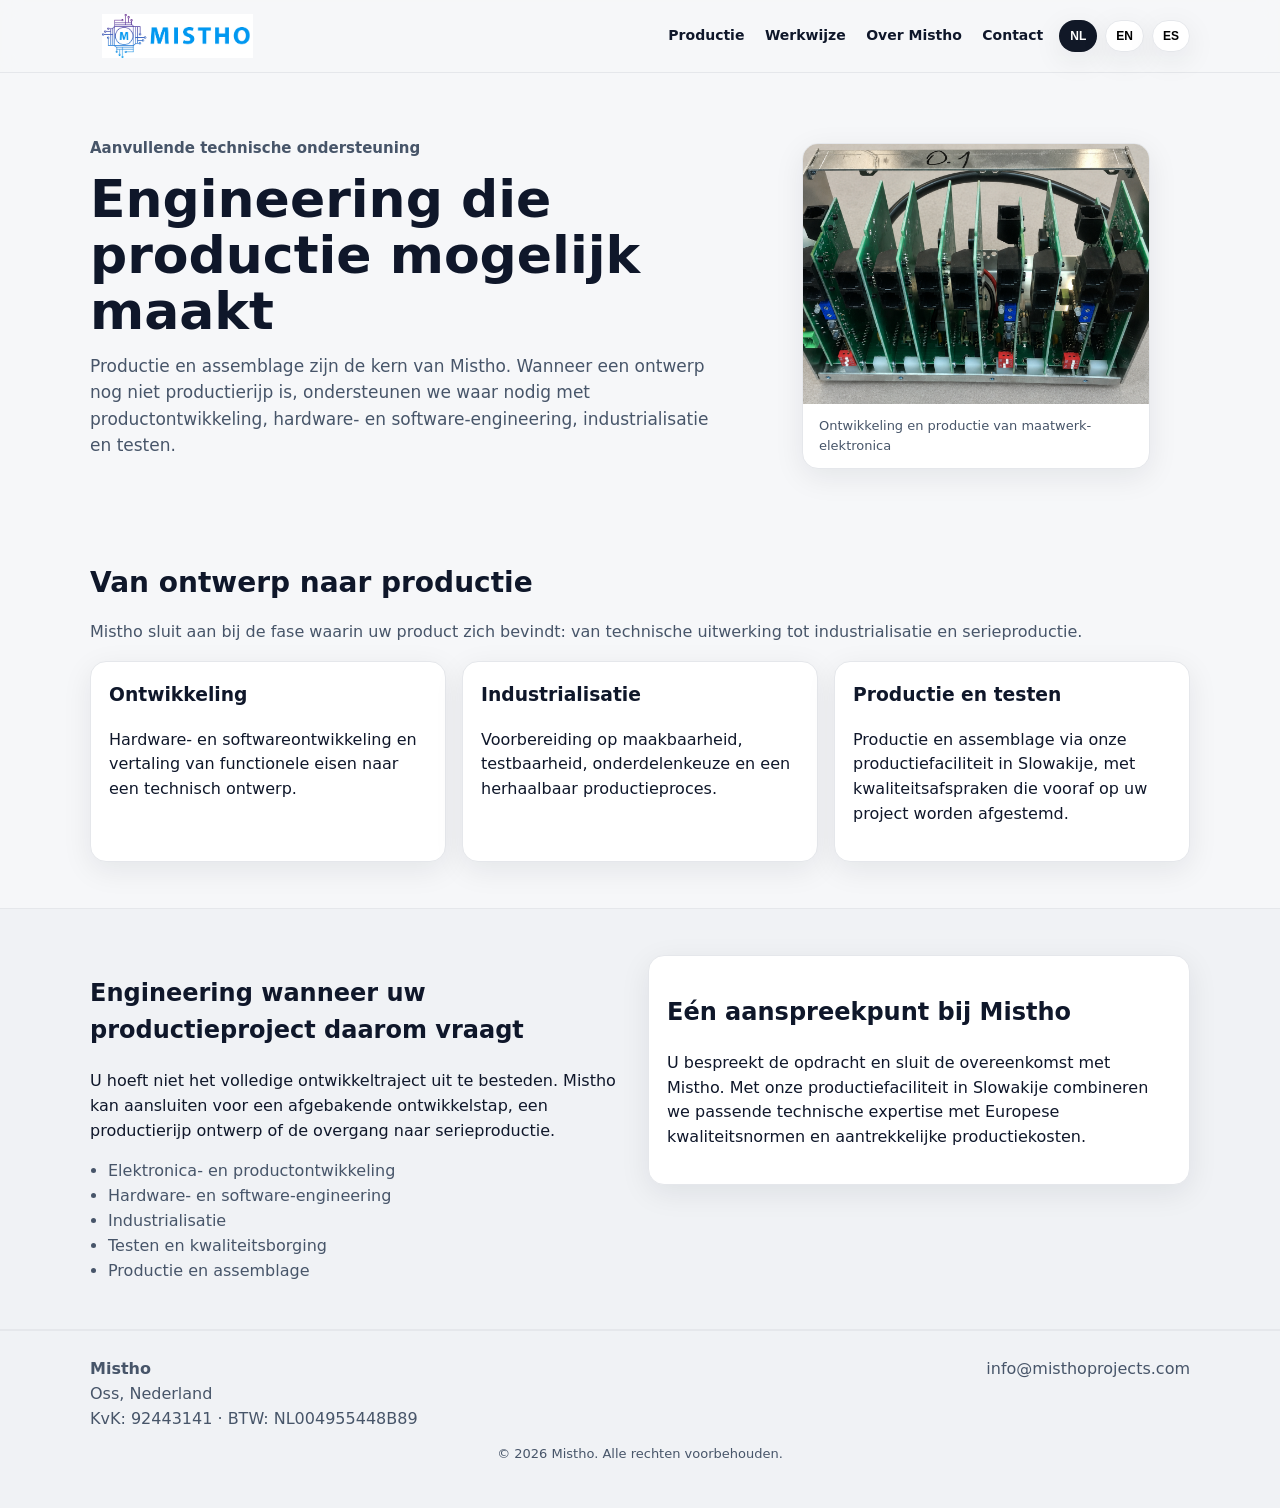
<file: maatwerk-elektronica.html>
<!doctype html><html lang="nl"><head><meta charset="utf-8"><meta name="viewport" content="width=device-width,initial-scale=1"><title>Maatwerk elektronica productierijp maken | Mistho</title><meta name="description" content="Mistho begeleidt ontwikkeling, industrialisatie en productie van maatwerk-elektronica, van eerste ontwerp tot serieproductie."><link rel="canonical" href="https://misthoprojects.com/maatwerk-elektronica.html"><meta name="robots" content="index,follow,max-image-preview:large"><meta property="og:type" content="website"><meta property="og:site_name" content="Mistho"><meta property="og:title" content="Maatwerk elektronica ontwikkelen en produceren | Mistho"><meta property="og:description" content="Mistho begeleidt ontwikkeling, industrialisatie en productie van maatwerk-elektronica, van eerste ontwerp tot serieproductie."><meta property="og:url" content="https://misthoprojects.com/maatwerk-elektronica.html"><link rel="stylesheet" href="styles.css?v=21"></head><body><header class="header"><div class="container header-inner"><a class="brand brand-home" href="index.html#top" aria-label="Mistho - startpagina"><span class="logo"><img class="logo-img" src="images/logo-mistho.jpg" alt="Mistho"></span></a><nav class="site-nav" aria-label="Hoofdnavigatie"><a href="elektronica-productie.html">Productie</a><a href="werkwijze.html">Werkwijze</a><a href="over-mistho.html">Over Mistho</a><a href="contact.html#contactformulier">Contact</a></nav><div class="header-actions"><div class="header-lang" aria-label="Language"><button class="lang-btn is-active" type="button" data-lang="nl" aria-pressed="true">NL</button><button class="lang-btn" type="button" data-lang="en" aria-pressed="false">EN</button><button class="lang-btn" type="button" data-lang="es" aria-pressed="false">ES</button></div><details class="mobile-nav"><summary class="menu-btn" aria-label="Open navigatiemenu"><span class="menu-icon"></span></summary><nav class="mobile-nav-panel"><a href="elektronica-productie.html">Productie</a><a href="werkwijze.html">Werkwijze</a><a href="over-mistho.html">Over Mistho</a><a href="contact.html#contactformulier">Contact</a></nav></details></div></div></header><main><section class="hero landing-hero"><div class="container landing-hero-inner"><div class="hero-copy"><p class="eyebrow">Aanvullende technische ondersteuning</p><h1>Engineering die productie mogelijk maakt</h1><p class="lead">Productie en assemblage zijn de kern van Mistho. Wanneer een ontwerp nog niet productierijp is, ondersteunen we waar nodig met productontwikkeling, hardware- en software-engineering, industrialisatie en testen.</p></div><figure class="landing-photo-card"><img src="images/Used/foto4.jpg" alt="Elektronische modules tijdens assemblage en productie"><figcaption>Ontwikkeling en productie van maatwerk-elektronica</figcaption></figure></div></section><section class="section"><div class="container"><div class="section-head"><h2>Van ontwerp naar productie</h2><p class="muted">Mistho sluit aan bij de fase waarin uw product zich bevindt: van technische uitwerking tot industrialisatie en serieproductie.</p></div><div class="grid-3"><article class="card"><h3>Ontwikkeling</h3><p>Hardware- en softwareontwikkeling en vertaling van functionele eisen naar een technisch ontwerp.</p></article><article class="card"><h3>Industrialisatie</h3><p>Voorbereiding op maakbaarheid, testbaarheid, onderdelenkeuze en een herhaalbaar productieproces.</p></article><article class="card"><h3>Productie en testen</h3><p>Productie en assemblage via onze productiefaciliteit in Slowakije, met kwaliteitsafspraken die vooraf op uw project worden afgestemd.</p></article></div></div></section><section class="section alt"><div class="container grid-2 landing-grid"><div><h2>Engineering wanneer uw productieproject daarom vraagt</h2><p>U hoeft niet het volledige ontwikkeltraject uit te besteden. Mistho kan aansluiten voor een afgebakende ontwikkelstap, een productierijp ontwerp of de overgang naar serieproductie.</p><ul class="bullets"><li>Elektronica- en productontwikkeling</li><li>Hardware- en software-engineering</li><li>Industrialisatie</li><li>Testen en kwaliteitsborging</li><li>Productie en assemblage</li></ul></div><div class="card"><h2>Eén aanspreekpunt bij Mistho</h2><p>U bespreekt de opdracht en sluit de overeenkomst met Mistho. Met onze productiefaciliteit in Slowakije combineren we passende technische expertise met Europese kwaliteitsnormen en aantrekkelijke productiekosten.</p></div></div></section></main><footer class="footer"><div class="container footer-inner"><div><strong>Mistho</strong><br />Oss, Nederland<br />KvK: 92443141 · BTW: NL004955448B89</div><a href="mailto:info@misthoprojects.com">info@misthoprojects.com</a></div><div class="container footer-copyright">© 2026 Mistho. Alle rechten voorbehouden.</div></footer><script>
const COPY={"kind":"custom","nl":{"title":"Maatwerk elektronica productierijp maken | Mistho","description":"Mistho begeleidt ontwikkeling, industrialisatie en productie van maatwerk-elektronica, van eerste ontwerp tot serieproductie.","eyebrow":"Aanvullende technische ondersteuning","h1":"Engineering die productie mogelijk maakt","lead":"Productie en assemblage zijn de kern van Mistho. Wanneer een ontwerp nog niet productierijp is, ondersteunen we waar nodig met productontwikkeling, hardware- en software-engineering, industrialisatie en testen.","caption":"Ontwikkeling en productie van maatwerk-elektronica","sectionHead":"Van ontwerp naar productie","sectionSub":"Mistho sluit aan bij de fase waarin uw product zich bevindt: van technische uitwerking tot industrialisatie en serieproductie.","cardHeads":["Ontwikkeling","Industrialisatie","Productie en testen"],"cardTexts":["Hardware- en softwareontwikkeling en vertaling van functionele eisen naar een technisch ontwerp.","Voorbereiding op maakbaarheid, testbaarheid, onderdelenkeuze en een herhaalbaar productieproces.","Productie en assemblage via onze productiefaciliteit in Slowakije, met kwaliteitsafspraken die vooraf op uw project worden afgestemd."],"supportHead":"Engineering wanneer uw productieproject daarom vraagt","supportText":"U hoeft niet het volledige ontwikkeltraject uit te besteden. Mistho kan aansluiten voor een afgebakende ontwikkelstap, een productierijp ontwerp of de overgang naar serieproductie.","supportItems":["Elektronica- en productontwikkeling","Hardware- en software-engineering","Industrialisatie","Testen en kwaliteitsborging","Productie en assemblage"],"contactHead":"Eén aanspreekpunt bij Mistho","contactText":"U bespreekt de opdracht en sluit de overeenkomst met Mistho. Met onze productiefaciliteit in Slowakije combineren we passende technische expertise met Europese kwaliteitsnormen en aantrekkelijke productiekosten.","footer":"Oss, Nederland<br />KvK: 92443141 · BTW: NL004955448B89","footerRights":"© 2026 Mistho. Alle rechten voorbehouden.","nav":["Productie","Werkwijze","Over Mistho","Contact"],"mobileNav":["Productie","Werkwijze","Over Mistho","Contact"],"contact":"Contact"},"en":{"title":"Getting Custom Electronics Ready for Production | Mistho","description":"Mistho supports the development, industrialisation and manufacturing of custom electronics, from the initial design to series production.","eyebrow":"Additional technical support","h1":"Engineering that enables production","lead":"Manufacturing and assembly are at the core of Mistho. When a design is not yet ready for production, we can support product development, hardware and software engineering, industrialisation and testing where needed.","caption":"Development and manufacturing of custom electronics","sectionHead":"From design to production","sectionSub":"Mistho joins at the stage your product has reached, from technical development through industrialisation to series production.","cardHeads":["Development","Industrialisation","Manufacturing and testing"],"cardTexts":["Hardware and software development, translating functional requirements into a technical design.","Preparing for manufacturability and testability, selecting components and establishing a repeatable production process.","Manufacturing and assembly through our production facility in Slovakia, with quality requirements agreed in advance for your project."],"supportHead":"Engineering when your manufacturing project needs it","supportText":"You do not need to outsource the entire development process. Mistho can support a defined development step, a production-ready design or the transition to series production.","supportItems":["Electronics and product development","Hardware and software engineering","Industrialisation","Testing and quality assurance","Manufacturing and assembly"],"contactHead":"One point of contact at Mistho","contactText":"You discuss the assignment and contract directly with Mistho. Our production facility in Slovakia combines the technical expertise your project needs with European quality standards and competitive production costs.","footer":"Oss, Netherlands<br />Chamber of Commerce: 92443141 · VAT: NL004955448B89","footerRights":"© 2026 Mistho. All rights reserved.","nav":["Production","Process","About Mistho","Contact"],"mobileNav":["Production","Process","About Mistho","Contact"],"contact":"Contact"},"es":{"title":"Preparar electrónica a medida para producción | Mistho","description":"Mistho acompaña el desarrollo, la industrialización y la fabricación de electrónica a medida, desde el diseño inicial hasta la producción en serie.","eyebrow":"Apoyo técnico complementario","h1":"Ingeniería que hace posible la producción","lead":"La fabricación y el montaje son el núcleo de Mistho. Si un diseño aún no está listo para producción, podemos apoyar cuando sea necesario con desarrollo de producto, ingeniería de hardware y software, industrialización y pruebas.","caption":"Desarrollo y fabricación de electrónica a medida","sectionHead":"Del diseño a la producción","sectionSub":"Mistho se incorpora en la fase en la que se encuentre su producto: desde el desarrollo técnico hasta la industrialización y la producción en serie.","cardHeads":["Desarrollo","Industrialización","Fabricación y pruebas"],"cardTexts":["Desarrollo de hardware y software y conversión de los requisitos funcionales en un diseño técnico.","Preparación para la fabricabilidad y las pruebas, selección de componentes y creación de un proceso de producción repetible.","Fabricación y montaje en nuestras instalaciones de Eslovaquia, con requisitos de calidad acordados previamente para su proyecto."],"supportHead":"Ingeniería cuando su proyecto de fabricación lo requiere","supportText":"No es necesario externalizar todo el proceso de desarrollo. Mistho puede participar en una fase concreta de desarrollo, en la preparación del diseño para producción o en la transición a la producción en serie.","supportItems":["Desarrollo de electrónica y productos","Ingeniería de hardware y software","Industrialización","Pruebas y aseguramiento de calidad","Fabricación y montaje"],"contactHead":"Un único contacto en Mistho","contactText":"Usted analiza el encargo y firma el acuerdo con Mistho. Nuestras instalaciones de producción en Eslovaquia combinan la experiencia técnica adecuada con estándares europeos de calidad y costes competitivos.","footer":"Oss, Países Bajos<br />Cámara de Comercio: 92443141 · IVA: NL004955448B89","footerRights":"© 2026 Mistho. Todos los derechos reservados.","nav":["Producción","Método de trabajo","Sobre Mistho","Contacto"],"mobileNav":["Producción","Método de trabajo","Sobre Mistho","Contacto"],"contact":"Contacto"}};
window.MIS_LANG_COPY=COPY;
const PAGE="custom";
function setTexts(selector, values, html=false){
  if(values===undefined)return;
  const nodes=document.querySelectorAll(selector);
  nodes.forEach((node,index)=>{
    const value=Array.isArray(values)?values[index]:values;
    if(value===undefined)return;
    if(html)node.innerHTML=value;else node.textContent=value;
  });
}
function setLang(lang){
  const d=COPY[lang]||COPY.nl;
  document.documentElement.lang=lang;
  document.title=d.title;
  const desc=document.querySelector('meta[name="description"]');
  if(desc)desc.content=d.description;
  const ogTitle=document.querySelector('meta[property="og:title"]');
  if(ogTitle)ogTitle.content=d.title;
  const ogDesc=document.querySelector('meta[property="og:description"]');
  if(ogDesc)ogDesc.content=d.description;
  document.querySelector(".header-lang")?.setAttribute("aria-label",lang==="nl"?"Taal":lang==="es"?"Idioma":"Language");
  document.querySelector(".mobile-nav summary")?.setAttribute("aria-label",lang==="nl"?"Open navigatiemenu":lang==="es"?"Abrir menú":"Open navigation menu");
  document.querySelector(".brand-home")?.setAttribute("aria-label",lang==="nl"?"Mistho — naar de bovenkant van de startpagina":lang==="es"?"Mistho — ir al inicio de la página":"Mistho — go to the top of the homepage");
  setTexts(".site-nav a",d.nav);
  setTexts(".mobile-nav-panel a",d.mobileNav);
  setTexts(".header-contact",d.contact);
  if(PAGE==="production"){
    setTexts(".brand-tagline",d.brand);
    setTexts(".eyebrow",d.eyebrow);
    setTexts("h1",d.h1);
    setTexts(".lead",d.lead);
    setTexts(".quick-points li",d.quick);
    setTexts(".landing-photo-card p",d.caption);
    setTexts("main .section-head h2",d.sectionHeads);
    setTexts("main .section-head p",d.sectionSubs);
    setTexts("main .grid-3 .card h3",d.cardHeads);
    setTexts("main .grid-3 .card p",d.cardTexts);
    setTexts(".scope-grid article h3",d.scopeHeads);
    setTexts(".scope-grid article:nth-child(1) li",d.scopeItems);
    setTexts(".scope-grid article:nth-child(2) li",d.sectors);
    setTexts(".scope-grid article:nth-child(1) p",d.scopeText,true);
  }else if(PAGE==="process"){
    setTexts(".eyebrow",d.eyebrow);
    setTexts("h1",d.h1);
    setTexts(".lead",d.lead);
    setTexts(".steps .step h2",d.stepHeads);
    setTexts(".steps .step p",d.stepTexts);
    setTexts(".landing-grid > div > h2",d.contractHead);
    setTexts(".landing-grid > div > p",d.contractText);
    setTexts(".landing-grid .card h3",d.intake);
    setTexts(".landing-grid .card li",d.intakeItems);
  }else if(PAGE==="contact"){
    setTexts("main h1",d.h1);
    setTexts("main .lead",d.lead);
    const labels=[...document.querySelectorAll(".form-grid > label")];
    labels.forEach((label,i)=>{
      const node=[...label.childNodes].find(n=>n.nodeType===3&&n.nodeValue.trim());
      if(node&&d.labels[i])node.nodeValue=d.labels[i];
    });
    const options=[...document.querySelectorAll('select[name="topic"] option')];
    options.forEach((option,i)=>{if(d.topicOptions[i])option.textContent=d.topicOptions[i]});
    const placeholder=document.querySelector('textarea[name="message"]');
    if(placeholder)placeholder.placeholder=d.placeholder;
    const honey=document.querySelector(".form-honey label");
    if(honey&&honey.firstChild)honey.firstChild.nodeValue=d.honeypot;
    setTexts(".privacy-note",d.privacy);
    setTexts("#misthoContactForm button[type=submit]",d.submit);
  }else if(PAGE==="custom"){
    setTexts(".eyebrow",d.eyebrow);
    setTexts("h1",d.h1);
    setTexts(".lead",d.lead);
    setTexts("figcaption",d.caption);
    setTexts(".section-head h2",d.sectionHead);
    setTexts(".section-head p",d.sectionSub);
    setTexts(".grid-3 .card h3",d.cardHeads);
    setTexts(".grid-3 .card p",d.cardTexts);
    setTexts(".landing-grid > div:first-child > h2",d.supportHead);
    setTexts(".landing-grid > div:first-child > p",d.supportText);
    setTexts(".landing-grid > div:first-child li",d.supportItems);
    setTexts(".landing-grid > .card h2",d.contactHead);
    setTexts(".landing-grid > .card p",d.contactText);
  }
  const footer=document.querySelector(".footer-inner > div");
  if(footer)footer.innerHTML="<strong>Mistho</strong><br />"+d.footer;
  const rights=document.querySelector(".footer-copyright");
  if(rights)rights.textContent=d.footerRights;
  document.querySelectorAll(".lang-btn").forEach(btn=>{
    const active=btn.dataset.lang===lang;
    btn.classList.toggle("is-active",active);
    btn.setAttribute("aria-pressed",String(active));
  });
  localStorage.setItem("site_lang",lang);
}
document.querySelectorAll(".lang-btn").forEach(btn=>btn.addEventListener("click",()=>setLang(btn.dataset.lang)));
setLang(localStorage.getItem("site_lang")||"nl");
</script></body></html>
</file>
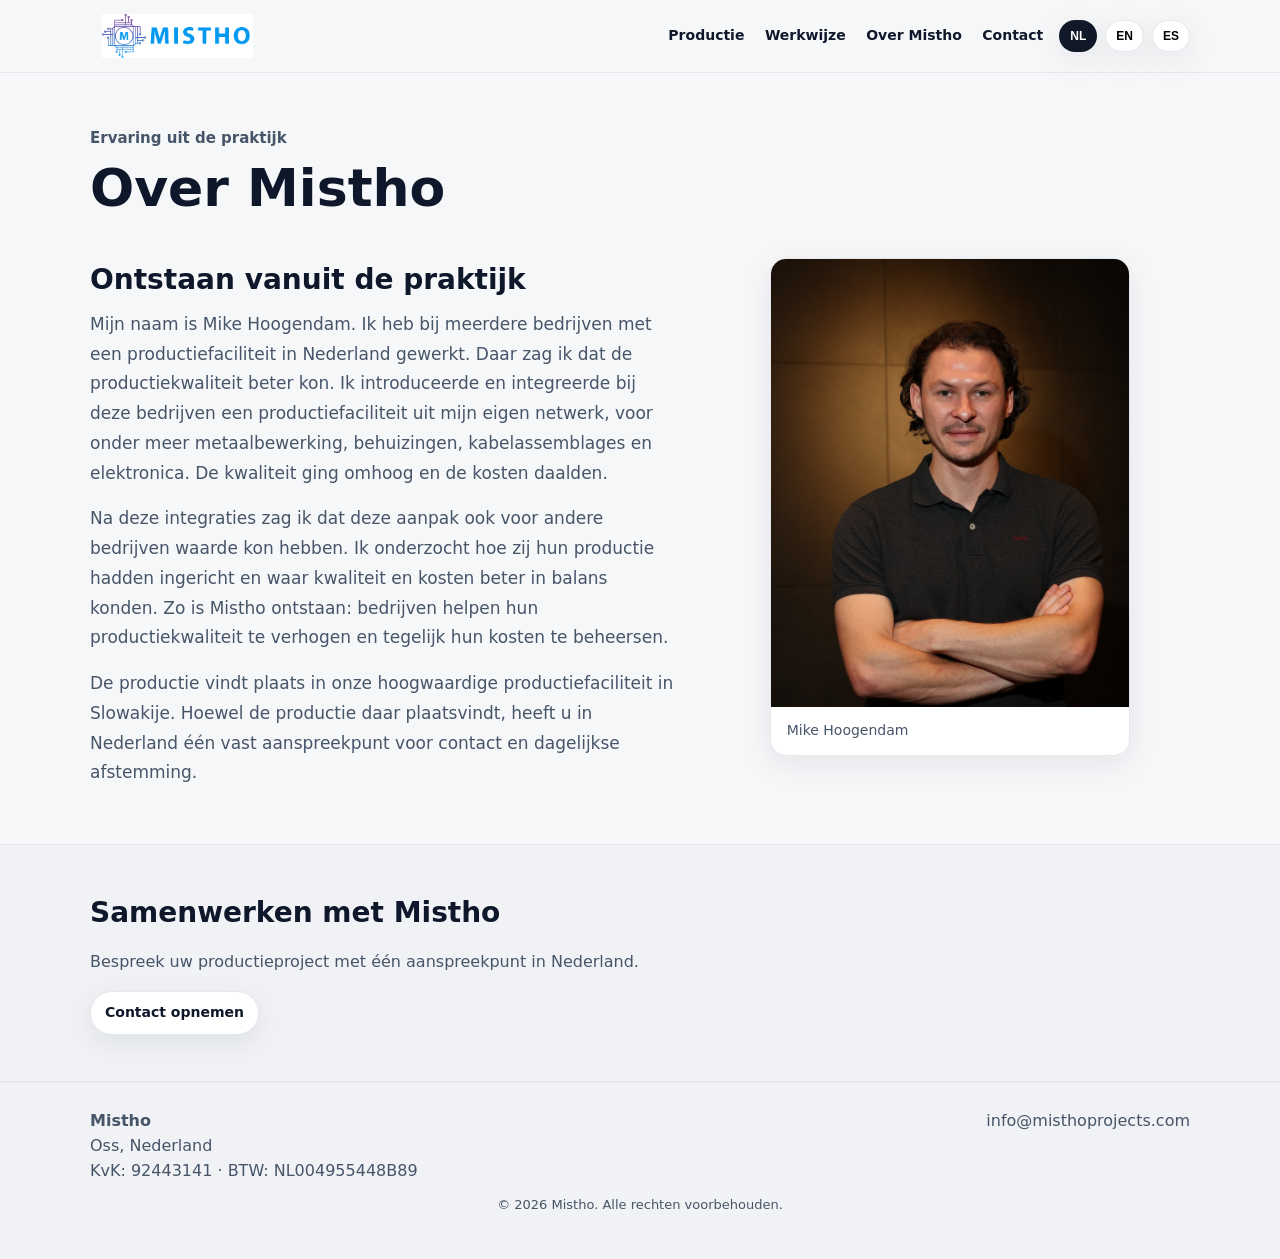
<file: over-mistho.html>
<!doctype html>
<html lang="nl">
<head>
<meta charset="utf-8">
<meta name="viewport" content="width=device-width, initial-scale=1">
<title>Over Mistho | Productiepartner voor technische bedrijven</title>
<meta name="description" content="Lees hoe Mistho is ontstaan en hoe ervaring met productie helpt om kwaliteit te verhogen en kosten te beheersen. Met productie in Slowakije en een vast aanspreekpunt in Nederland.">
<link rel="canonical" href="https://misthoprojects.com/over-mistho.html">
<meta name="robots" content="index,follow,max-image-preview:large">
<meta property="og:type" content="website">
<meta property="og:site_name" content="Mistho">
<meta property="og:title" content="Over Mistho | Productiepartner voor technische bedrijven">
<meta property="og:description" content="Mistho helpt bedrijven productiekwaliteit te verbeteren en kosten te beheersen, met productie in Slowakije en een vast aanspreekpunt in Nederland.">
<meta property="og:url" content="https://misthoprojects.com/over-mistho.html">
<meta property="og:image" content="https://misthoprojects.com/images/over-mistho.jpg">
<link rel="stylesheet" href="styles.css?v=21">
</head>
<body>
<header class="header">
<div class="container header-inner">
<a class="brand brand-home" href="index.html#top" aria-label="Mistho - naar de startpagina"><span class="logo"><img class="logo-img" src="images/logo-mistho.jpg" alt="Mistho"></span></a>
<nav class="site-nav" aria-label="Hoofdnavigatie">
<a href="elektronica-productie.html">Productie</a><a href="werkwijze.html">Werkwijze</a><a href="over-mistho.html">Over Mistho</a><a href="contact.html#contactformulier">Contact</a>
</nav>
<div class="header-actions">
<div class="header-lang" aria-label="Taal">
<button class="lang-btn is-active" type="button" data-lang="nl" aria-pressed="true">NL</button><button class="lang-btn" type="button" data-lang="en" aria-pressed="false">EN</button><button class="lang-btn" type="button" data-lang="es" aria-pressed="false">ES</button>
</div>
<details class="mobile-nav"><summary class="menu-btn" aria-label="Open navigatiemenu"><span class="menu-icon"></span></summary>
<nav class="mobile-nav-panel"><a href="elektronica-productie.html">Productie</a><a href="werkwijze.html">Werkwijze</a><a href="over-mistho.html">Over Mistho</a><a href="contact.html#contactformulier">Contact</a></nav>
</details>
</div>
</div>
</header>
<main>
<section class="hero landing-hero about-hero">
<div class="container"><p class="eyebrow" data-copy="eyebrow">Ervaring uit de praktijk</p><h1 data-copy="h1">Over Mistho</h1></div>
</section>
<section class="section about-section">
<div class="container about-layout">
<div class="about-copy">
<div class="section-head"><h2 data-copy="section">Ontstaan vanuit de praktijk</h2></div>
<p data-copy="p1">Mijn naam is Mike Hoogendam. Ik heb bij meerdere bedrijven met een productiefaciliteit in Nederland gewerkt. Daar zag ik dat de productiekwaliteit beter kon. Ik introduceerde en integreerde bij deze bedrijven een productiefaciliteit uit mijn eigen netwerk, voor onder meer metaalbewerking, behuizingen, kabelassemblages en elektronica. De kwaliteit ging omhoog en de kosten daalden.</p>
<p data-copy="p2">Na deze integraties zag ik dat deze aanpak ook voor andere bedrijven waarde kon hebben. Ik onderzocht hoe zij hun productie hadden ingericht en waar kwaliteit en kosten beter in balans konden. Zo is Mistho ontstaan: bedrijven helpen hun productiekwaliteit te verhogen en tegelijk hun kosten te beheersen.</p>
<p data-copy="p3">De productie vindt plaats in onze hoogwaardige productiefaciliteit in Slowakije. Hoewel de productie daar plaatsvindt, heeft u in Nederland één vast aanspreekpunt voor contact en dagelijkse afstemming.</p>
</div>
<figure class="about-photo"><img src="images/over-mistho.jpg" alt="Oprichter van Mistho" fetchpriority="high"><figcaption data-copy="caption">Mike Hoogendam</figcaption></figure>
</div>
</section>
<section class="section alt"><div class="container"><div class="section-head"><h2 data-copy="next">Samenwerken met Mistho</h2><p class="muted" data-copy="nextText">Bespreek uw productieproject met één aanspreekpunt in Nederland.</p></div><a class="btn btn-primary" href="contact.html#contactformulier" data-copy="contact">Contact opnemen</a></div></section>
</main>
<footer class="footer"><div class="container footer-inner"><div><strong>Mistho</strong><br><span data-copy="footer">Oss, Nederland<br>KvK: 92443141 · BTW: NL004955448B89</span></div><a href="mailto:info@misthoprojects.com">info@misthoprojects.com</a></div><div class="container footer-copyright"><span data-copy="copyright">© 2026 Mistho. Alle rechten voorbehouden.</span></div></footer>
<script>
const COPY={
nl:{title:"Over Mistho | Productiepartner voor technische bedrijven",description:"Lees hoe Mistho is ontstaan en hoe ervaring met productie helpt om kwaliteit te verhogen en kosten te beheersen. Met productie in Slowakije en een vast aanspreekpunt in Nederland.",eyebrow:"Ervaring uit de praktijk",h1:"Over Mistho",section:"Ontstaan vanuit de praktijk",p1:"Mijn naam is Mike Hoogendam. Ik heb bij meerdere bedrijven met een productiefaciliteit in Nederland gewerkt. Daar zag ik dat de productiekwaliteit beter kon. Ik introduceerde en integreerde bij deze bedrijven een productiefaciliteit uit mijn eigen netwerk, voor onder meer metaalbewerking, behuizingen, kabelassemblages en elektronica. De kwaliteit ging omhoog en de kosten daalden.",p2:"Na deze integraties zag ik dat deze aanpak ook voor andere bedrijven waarde kon hebben. Ik onderzocht hoe zij hun productie hadden ingericht en waar kwaliteit en kosten beter in balans konden. Zo is Mistho ontstaan: bedrijven helpen hun productiekwaliteit te verhogen en tegelijk hun kosten te beheersen.",p3:"De productie vindt plaats in onze hoogwaardige productiefaciliteit in Slowakije. Hoewel de productie daar plaatsvindt, heeft u in Nederland één vast aanspreekpunt voor contact en dagelijkse afstemming.",caption:"Mike Hoogendam",next:"Samenwerken met Mistho",nextText:"Bespreek uw productieproject met één aanspreekpunt in Nederland.",contact:"Contact opnemen",copyright:"© 2026 Mistho. Alle rechten voorbehouden.",footer:"Oss, Nederland<br>KvK: 92443141 · BTW: NL004955448B89",nav:["Productie","Werkwijze","Over Mistho","Contact"],mobile:["Productie","Werkwijze","Over Mistho","Contact"],aria:"Taal"},
en:{title:"About Mistho | Manufacturing partner for technical companies",description:"Learn how Mistho began and how hands-on production experience helps improve quality and control costs, with manufacturing in Slovakia and a fixed point of contact in the Netherlands.",eyebrow:"Experience from the factory floor",h1:"About Mistho",section:"Origin in practice",p1:"My name is Mike Hoogendam. I worked with several companies that had production facilities in the Netherlands and saw opportunities to improve production quality. At these companies, I introduced and integrated a production facility from my own network, covering metalworking, enclosures, cable assemblies, electronics and more. Quality improved and costs fell.",p2:"After these integrations, I saw that the same approach could help other companies. I looked at how they organised production and where quality and costs could be better balanced. That is how Mistho began: helping companies improve production quality while controlling costs.",p3:"Production takes place at our high-quality facility in Slovakia. You still have one point of contact in the Netherlands for communication and day-to-day coordination.",caption:"Mike Hoogendam",next:"Work with Mistho",nextText:"Discuss your production project with one point of contact in the Netherlands.",contact:"Get in touch",copyright:"© 2026 Mistho. All rights reserved.",footer:"Oss, Netherlands<br>Chamber of Commerce: 92443141 · VAT: NL004955448B89",nav:["Production","Process","About Mistho","Contact"],mobile:["Production","Process","About Mistho","Contact"],aria:"Language"},
es:{title:"Sobre Mistho | Socio de fabricación para empresas técnicas",description:"Conozca el origen de Mistho y cómo la experiencia práctica en producción ayuda a mejorar la calidad y controlar los costes, con fabricación en Eslovaquia y un contacto fijo en los Países Bajos.",eyebrow:"Experiencia práctica en producción",h1:"Sobre Mistho",section:"Un origen práctico",p1:"Me llamo Mike Hoogendam. Trabajé con varias empresas que tenían instalaciones de producción en los Países Bajos y vi que había margen para mejorar la calidad. En esas empresas introduje e integré una instalación de producción de mi propia red, con capacidades de trabajo del metal, carcasas, ensamblaje de cables, electrónica y más. La calidad mejoró y los costes bajaron.",p2:"Después de esas integraciones, vi que este enfoque también podía aportar valor a otras empresas. Analicé cómo organizaban su producción y dónde podían equilibrarse mejor la calidad y los costes. Así nació Mistho: ayudar a las empresas a mejorar la calidad de producción y controlar los costes.",p3:"La producción se realiza en nuestras instalaciones de alta calidad en Eslovaquia. Usted cuenta con un único contacto en los Países Bajos para la comunicación y la coordinación diaria.",caption:"Mike Hoogendam",next:"Colabore con Mistho",nextText:"Hable de su proyecto de producción con un único contacto en los Países Bajos.",contact:"Contactar",copyright:"© 2026 Mistho. Todos los derechos reservados.",footer:"Oss, Países Bajos<br>Cámara de Comercio: 92443141 · IVA: NL004955448B89",nav:["Producción","Método de trabajo","Sobre Mistho","Contacto"],mobile:["Producción","Método de trabajo","Sobre Mistho","Contacto"],aria:"Idioma"}
};
function applyLang(lang){const d=COPY[lang]||COPY.nl;document.documentElement.lang=lang;document.title=d.title;const m=document.querySelector('meta[name="description"]');if(m)m.content=d.description;const ot=document.querySelector('meta[property="og:title"]');if(ot)ot.content=d.title;const od=document.querySelector('meta[property="og:description"]');if(od)od.content=d.description;const oa=document.querySelector(".header-lang");if(oa)oa.setAttribute("aria-label",d.aria);document.querySelectorAll(".site-nav a").forEach((n,i)=>{if(d.nav[i])n.textContent=d.nav[i]});document.querySelectorAll(".mobile-nav-panel a").forEach((n,i)=>{if(d.mobile[i])n.textContent=d.mobile[i]});document.querySelectorAll("[data-copy]").forEach(n=>{const k=n.dataset.copy;if(d[k]!==undefined){if(k==="footer")n.innerHTML=d[k];else n.textContent=d[k]}});document.querySelectorAll(".lang-btn").forEach(b=>{const active=b.dataset.lang===lang;b.classList.toggle("is-active",active);b.setAttribute("aria-pressed",String(active))});localStorage.setItem("site_lang",lang)}
document.querySelectorAll(".lang-btn").forEach(b=>b.addEventListener("click",()=>applyLang(b.dataset.lang)));applyLang(localStorage.getItem("site_lang")||"nl");
</script>
</body>
</html>
</file>
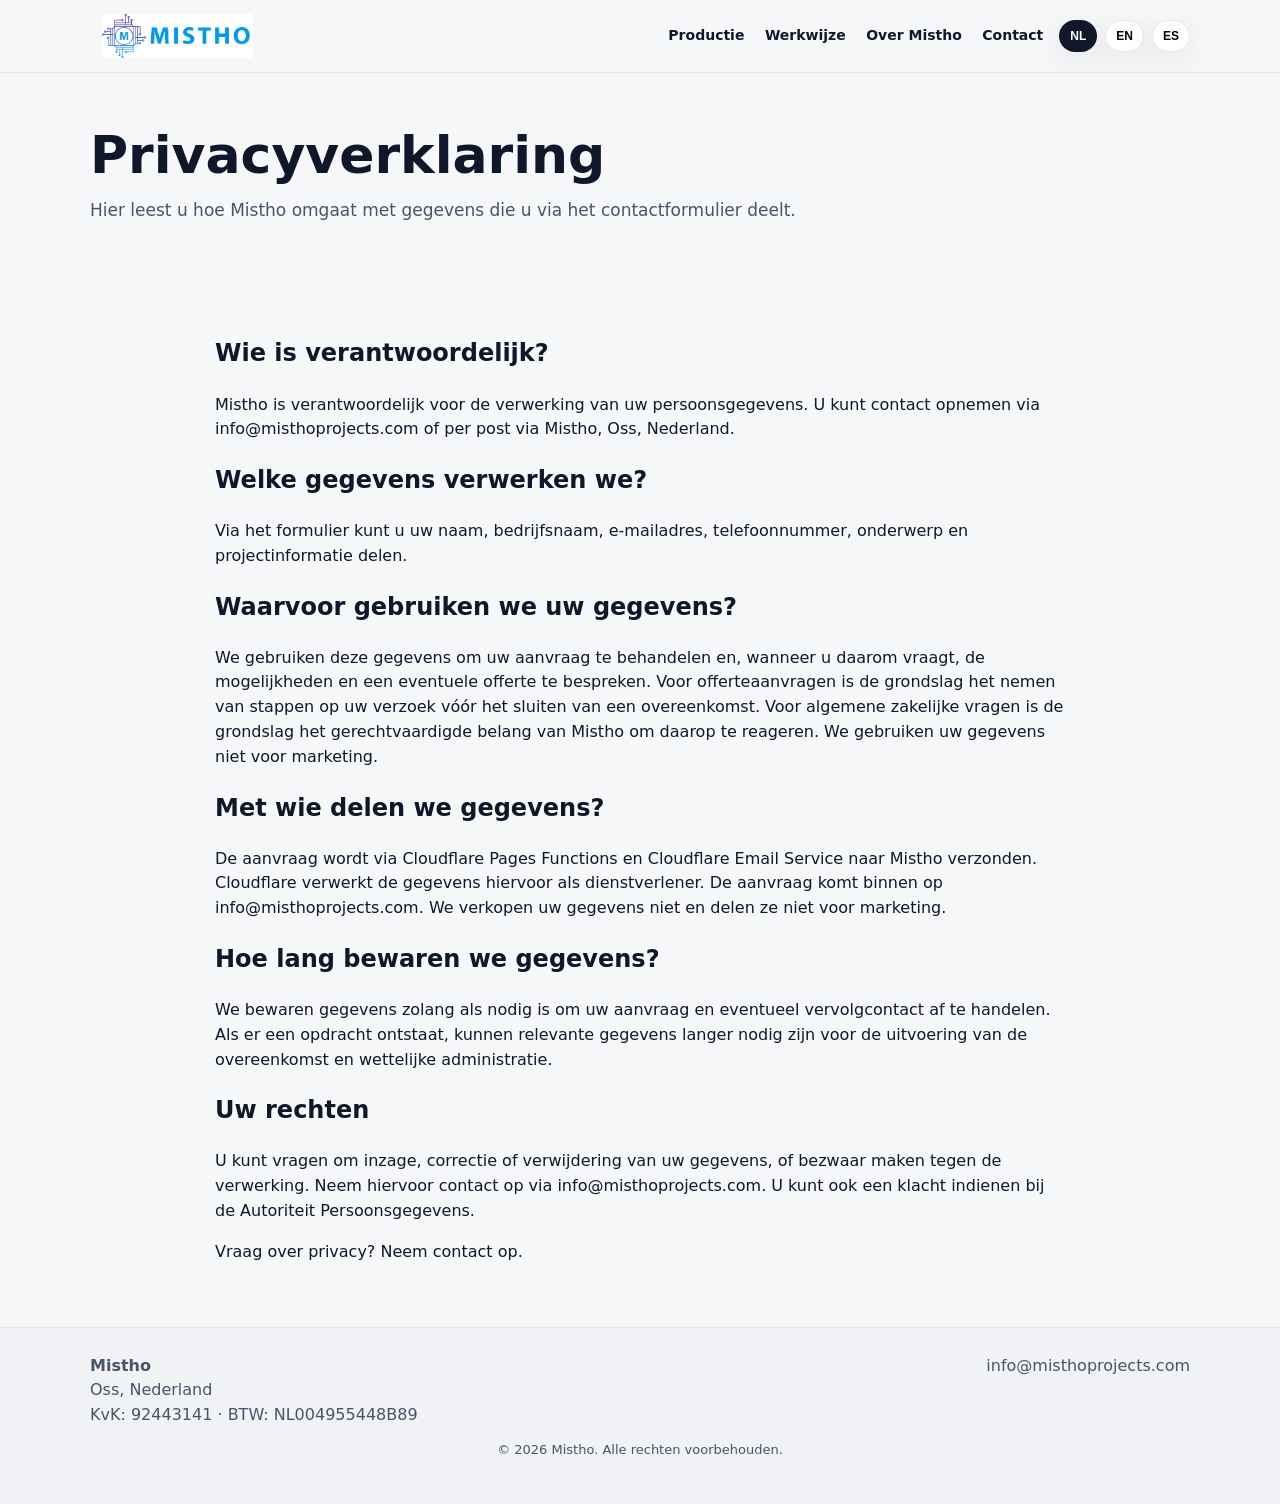
<file: privacy.html>
<!doctype html>
<html lang="nl">
<head><meta charset="utf-8"><meta name="viewport" content="width=device-width, initial-scale=1">
<title>Privacyverklaring | Mistho</title>
<meta name="description" content="Lees hoe Mistho persoonsgegevens uit contactaanvragen verwerkt.">
<link rel="canonical" href="https://misthoprojects.com/privacy.html"><meta name="robots" content="index,follow">
<link rel="stylesheet" href="styles.css?v=21"></head>
<body>
<header class="header"><div class="container header-inner"><a class="brand brand-home" href="index.html#top" aria-label="Mistho - naar de startpagina"><span class="logo"><img class="logo-img" src="images/logo-mistho.jpg" alt="Mistho"></span></a><nav class="site-nav" aria-label="Hoofdnavigatie"><a href="elektronica-productie.html">Productie</a><a href="werkwijze.html">Werkwijze</a><a href="over-mistho.html">Over Mistho</a><a href="contact.html#contactformulier">Contact</a></nav><div class="header-actions"><div class="header-lang" aria-label="Taal"><button class="lang-btn is-active" type="button" data-lang="nl" aria-pressed="true">NL</button><button class="lang-btn" type="button" data-lang="en" aria-pressed="false">EN</button><button class="lang-btn" type="button" data-lang="es" aria-pressed="false">ES</button></div><details class="mobile-nav"><summary class="menu-btn" aria-label="Open navigatiemenu"><span class="menu-icon"></span></summary><nav class="mobile-nav-panel"><a href="elektronica-productie.html">Productie</a><a href="werkwijze.html">Werkwijze</a><a href="over-mistho.html">Over Mistho</a><a href="contact.html#contactformulier">Contact</a></nav></details></div></div></header>
<main><section class="hero landing-hero"><div class="container"><h1 data-copy="title">Privacyverklaring</h1><p class="lead" data-copy="intro">Hier leest u hoe Mistho omgaat met gegevens die u via het contactformulier deelt.</p></div></section>
<section class="section"><div class="container" style="max-width:850px">
<h2 data-copy="controllerHead">Wie is verantwoordelijk?</h2><p data-copy="controller"></p>
<h2 data-copy="dataHead">Welke gegevens verwerken we?</h2><p data-copy="data"></p>
<h2 data-copy="purposeHead">Waarvoor gebruiken we uw gegevens?</h2><p data-copy="purpose"></p>
<h2 data-copy="sharingHead">Met wie delen we gegevens?</h2><p data-copy="sharing"></p>
<h2 data-copy="retentionHead">Hoe lang bewaren we gegevens?</h2><p data-copy="retention"></p>
<h2 data-copy="rightsHead">Uw rechten</h2><p data-copy="rights"></p>
<p><a href="contact.html#contactformulier" data-copy="contact">Neem contact op</a></p>
</div></section></main>
<footer class="footer"><div class="container footer-inner"><div><strong>Mistho</strong><br>Oss, Nederland<br>KvK: 92443141 · BTW: NL004955448B89</div><a href="mailto:info@misthoprojects.com">info@misthoprojects.com</a></div><div class="container footer-copyright"><span data-copy="copyright">© 2026 Mistho. Alle rechten voorbehouden.</span></div></footer>
<script>
const COPY={
nl:{title:"Privacyverklaring",intro:"Hier leest u hoe Mistho omgaat met gegevens die u via het contactformulier deelt.",controllerHead:"Wie is verantwoordelijk?",controller:"Mistho is verantwoordelijk voor de verwerking van uw persoonsgegevens. U kunt contact opnemen via info@misthoprojects.com of per post via Mistho, Oss, Nederland.",dataHead:"Welke gegevens verwerken we?",data:"Via het formulier kunt u uw naam, bedrijfsnaam, e-mailadres, telefoonnummer, onderwerp en projectinformatie delen.",purposeHead:"Waarvoor gebruiken we uw gegevens?",purpose:"We gebruiken deze gegevens om uw aanvraag te behandelen en, wanneer u daarom vraagt, de mogelijkheden en een eventuele offerte te bespreken. Voor offerteaanvragen is de grondslag het nemen van stappen op uw verzoek vóór het sluiten van een overeenkomst. Voor algemene zakelijke vragen is de grondslag het gerechtvaardigde belang van Mistho om daarop te reageren. We gebruiken uw gegevens niet voor marketing.",sharingHead:"Met wie delen we gegevens?",sharing:"De aanvraag wordt via Cloudflare Pages Functions en Cloudflare Email Service naar Mistho verzonden. Cloudflare verwerkt de gegevens hiervoor als dienstverlener. De aanvraag komt binnen op info@misthoprojects.com. We verkopen uw gegevens niet en delen ze niet voor marketing.",retentionHead:"Hoe lang bewaren we gegevens?",retention:"We bewaren gegevens zolang als nodig is om uw aanvraag en eventueel vervolgcontact af te handelen. Als er een opdracht ontstaat, kunnen relevante gegevens langer nodig zijn voor de uitvoering van de overeenkomst en wettelijke administratie.",rightsHead:"Uw rechten",rights:"U kunt vragen om inzage, correctie of verwijdering van uw gegevens, of bezwaar maken tegen de verwerking. Neem hiervoor contact op via info@misthoprojects.com. U kunt ook een klacht indienen bij de Autoriteit Persoonsgegevens.",contact:"Vraag over privacy? Neem contact op.",copyright:"© 2026 Mistho. Alle rechten voorbehouden."},
en:{title:"Privacy notice",intro:"This notice explains how Mistho handles information you share through the contact form.",controllerHead:"Who is responsible?",controller:"Mistho is responsible for processing your personal data. You can contact us at info@misthoprojects.com or by post via Mistho, Oss, the Netherlands.",dataHead:"What information do we process?",data:"The form may collect your name, company, email address, phone number, subject and project details.",purposeHead:"Why do we use your information?",purpose:"We use this information to respond to your enquiry and, if you ask, discuss the project and a possible quotation. For quote requests, the legal basis is taking steps at your request before entering into a contract; for general business enquiries, it is Mistho’s legitimate interest in responding. We do not use it for marketing.",sharingHead:"Who receives your information?",sharing:"Your enquiry is sent to Mistho through Cloudflare Pages Functions and Cloudflare Email Service. Cloudflare processes it as a service provider for this purpose. The message arrives at info@misthoprojects.com. We do not sell your information or share it for marketing.",retentionHead:"How long do we keep it?",retention:"We keep information for as long as needed to handle your enquiry and any follow-up. If the enquiry leads to an assignment, relevant information may be kept longer to perform the agreement and meet legal record-keeping duties.",rightsHead:"Your rights",rights:"You can request access, correction or deletion of your data, or object to its processing. Contact us at info@misthoprojects.com. You may also lodge a complaint with the Dutch Data Protection Authority.",contact:"Privacy question? Contact us.",copyright:"© 2026 Mistho. All rights reserved."},
es:{title:"Política de privacidad",intro:"Esta información explica cómo Mistho trata los datos que comparte mediante el formulario de contacto.",controllerHead:"¿Quién es responsable?",controller:"Mistho es responsable del tratamiento de sus datos personales. Puede contactar con nosotros en info@misthoprojects.com o por correo postal a Mistho, Oss, Países Bajos.",dataHead:"¿Qué datos tratamos?",data:"El formulario puede recoger su nombre, empresa, correo electrónico, teléfono, asunto y detalles del proyecto.",purposeHead:"¿Para qué usamos sus datos?",purpose:"Utilizamos esta información para responder a su solicitud y, si lo pide, hablar del proyecto y de un posible presupuesto. Para solicitudes de presupuesto, la base jurídica es tomar medidas a petición suya antes de celebrar un contrato; para consultas comerciales generales, es el interés legítimo de Mistho en responder. No la utilizamos para marketing.",sharingHead:"¿Con quién compartimos sus datos?",sharing:"Su solicitud se envía a Mistho mediante Cloudflare Pages Functions y Cloudflare Email Service. Cloudflare trata los datos como proveedor de servicios para este fin. El mensaje llega a info@misthoprojects.com. No vendemos sus datos ni los compartimos para marketing.",retentionHead:"¿Cuánto tiempo los conservamos?",retention:"Conservamos los datos durante el tiempo necesario para atender su solicitud y cualquier seguimiento. Si la solicitud da lugar a un encargo, algunos datos pueden conservarse durante más tiempo para ejecutar el acuerdo y cumplir las obligaciones legales de archivo.",rightsHead:"Sus derechos",rights:"Puede solicitar el acceso, la rectificación o la eliminación de sus datos, o oponerse a su tratamiento. Contacte con nosotros en info@misthoprojects.com. También puede presentar una reclamación ante la Autoridad Neerlandesa de Protección de Datos.",contact:"¿Tiene preguntas sobre privacidad? Contáctenos.",copyright:"© 2026 Mistho. Todos los derechos reservados."}
};
function setLang(lang){const d=COPY[lang]||COPY.nl;document.documentElement.lang=lang;document.title=d.title;document.querySelectorAll("[data-copy]").forEach(n=>{const k=n.dataset.copy;if(d[k]!==undefined)n.textContent=d[k]});document.querySelectorAll(".site-nav a").forEach((n,i)=>{n.textContent=d.nav[i]});document.querySelectorAll(".mobile-nav-panel a").forEach((n,i)=>{n.textContent=d.nav[i]});document.querySelectorAll(".lang-btn").forEach(b=>{const a=b.dataset.lang===lang;b.classList.toggle("is-active",a);b.setAttribute("aria-pressed",String(a))});localStorage.setItem("site_lang",lang)}
document.querySelectorAll(".lang-btn").forEach(b=>b.addEventListener("click",()=>setLang(b.dataset.lang)));
for(const d of Object.values(COPY))d.nav=d===COPY.nl?["Productie","Werkwijze","Over Mistho","Contact"]:d===COPY.en?["Manufacturing","About Mistho","Process","Contact"]:["Producción","Método de trabajo","Sobre Mistho","Contacto"];
setLang(localStorage.getItem("site_lang")||"nl");
</script></body></html>
</file>
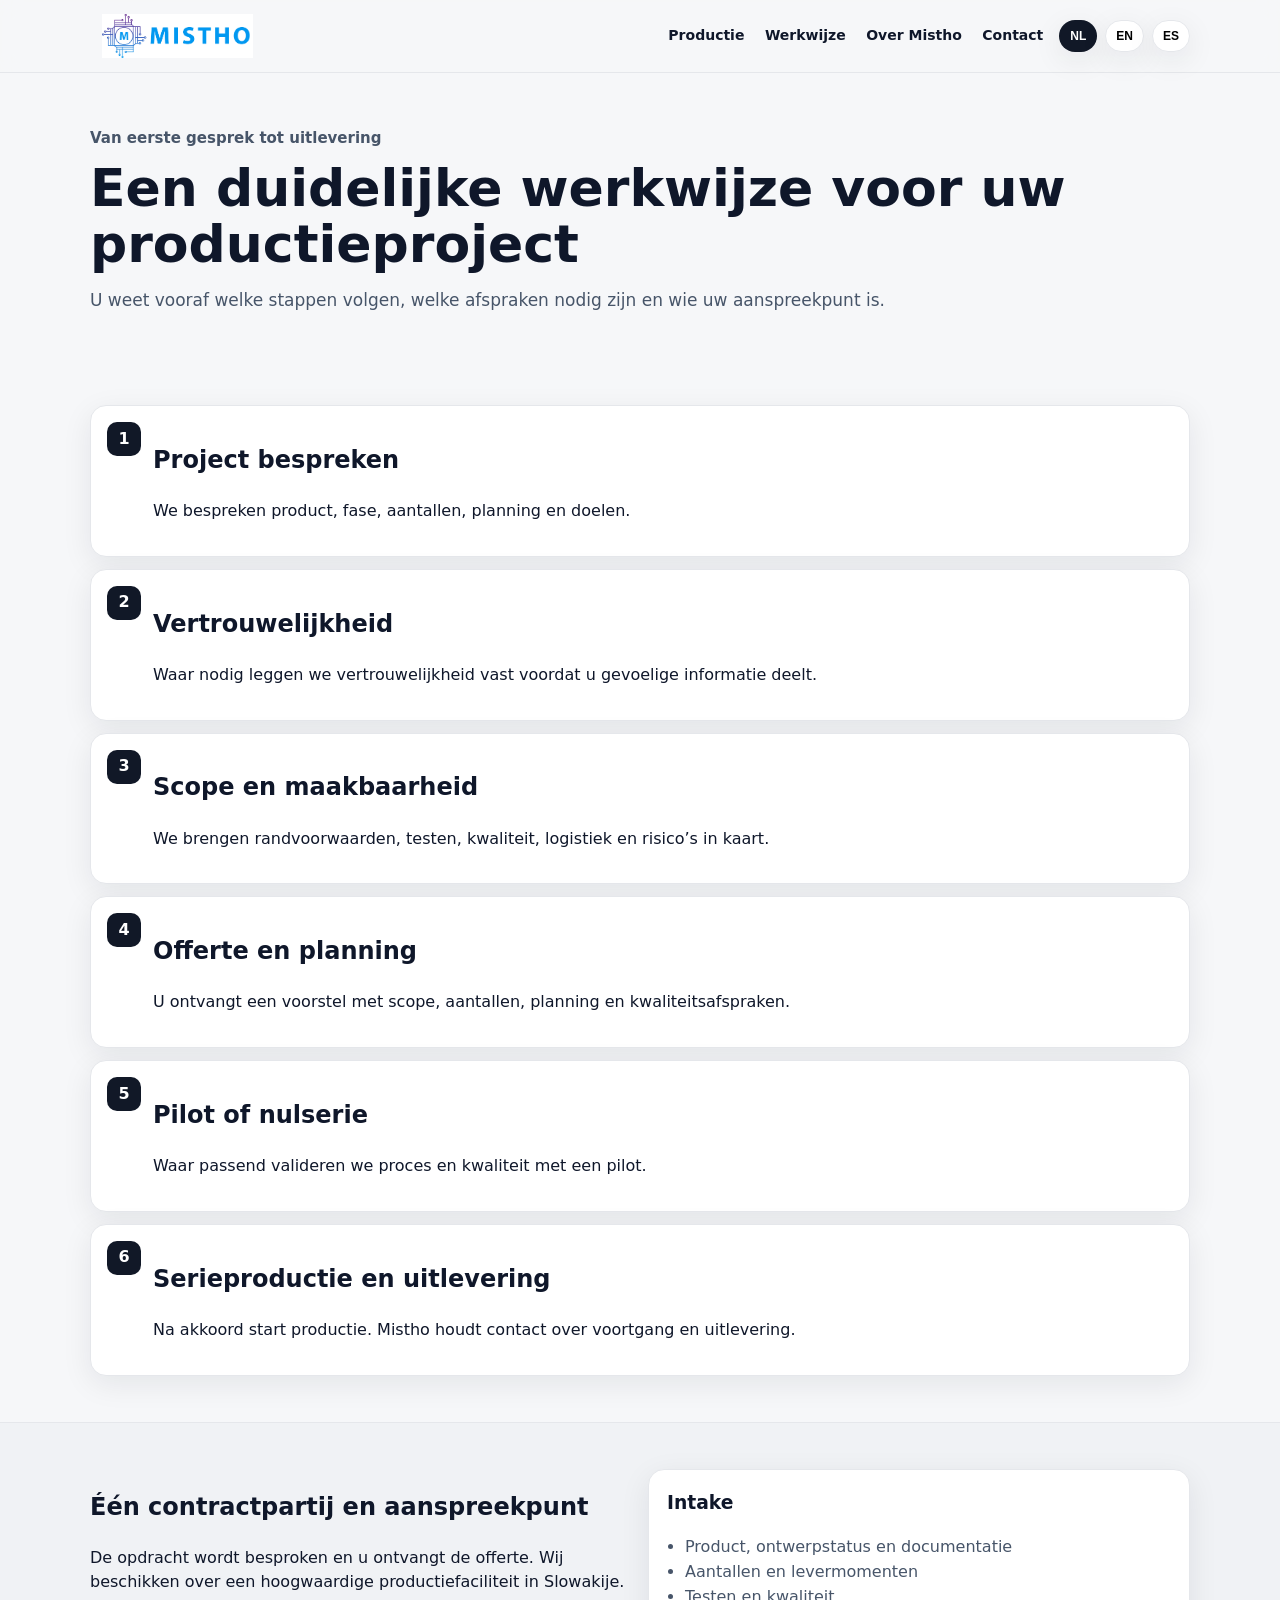
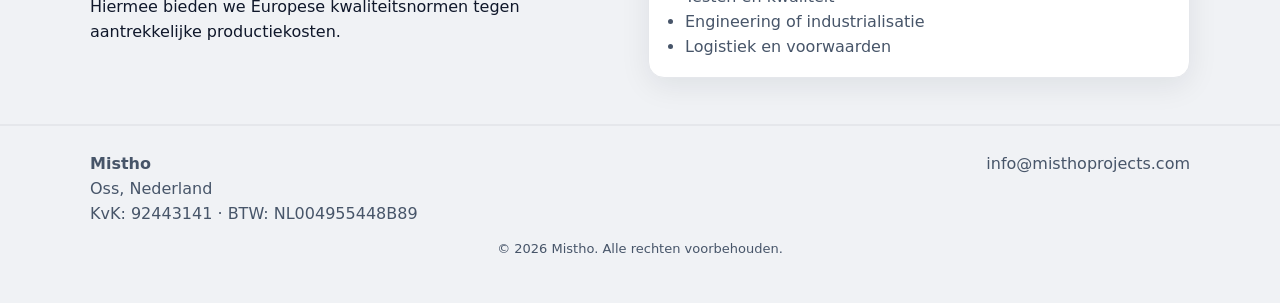
<file: werkwijze.html>
<!doctype html><html lang="nl"><head><meta charset="utf-8"><meta name="viewport" content="width=device-width,initial-scale=1"><title>Werkwijze voor productieprojecten | Mistho</title><meta name="description" content="Van eerste gesprek en scopebepaling tot pilot, serieproductie en uitlevering: bekijk de werkwijze van Mistho."><link rel="canonical" href="https://misthoprojects.com/werkwijze.html"><meta name="robots" content="index,follow,max-image-preview:large"><meta property="og:type" content="website"><meta property="og:site_name" content="Mistho"><meta property="og:title" content="Werkwijze voor productieprojecten | Mistho"><meta property="og:description" content="Van eerste gesprek en scopebepaling tot pilot, serieproductie en uitlevering: bekijk de werkwijze van Mistho."><meta property="og:url" content="https://misthoprojects.com/werkwijze.html"><link rel="stylesheet" href="styles.css?v=21"></head><body><header class="header"><div class="container header-inner"><a class="brand brand-home" href="index.html#top" aria-label="Mistho - startpagina"><span class="logo"><img class="logo-img" src="images/logo-mistho.jpg" alt="Mistho"></span></a><nav class="site-nav" aria-label="Hoofdnavigatie"><a href="elektronica-productie.html">Productie</a><a href="werkwijze.html">Werkwijze</a><a href="over-mistho.html">Over Mistho</a><a href="contact.html#contactformulier">Contact</a></nav><div class="header-actions"><div class="header-lang" aria-label="Language"><button class="lang-btn is-active" type="button" data-lang="nl" aria-pressed="true">NL</button><button class="lang-btn" type="button" data-lang="en" aria-pressed="false">EN</button><button class="lang-btn" type="button" data-lang="es" aria-pressed="false">ES</button></div><details class="mobile-nav"><summary class="menu-btn" aria-label="Open navigatiemenu"><span class="menu-icon"></span></summary><nav class="mobile-nav-panel"><a href="elektronica-productie.html">Productie</a><a href="werkwijze.html">Werkwijze</a><a href="over-mistho.html">Over Mistho</a><a href="contact.html#contactformulier">Contact</a></nav></details></div></div></header><main><section class="hero landing-hero"><div class="container"><p class="eyebrow">Van eerste gesprek tot uitlevering</p><h1>Een duidelijke werkwijze voor uw productieproject</h1><p class="lead">U weet vooraf welke stappen volgen, welke afspraken nodig zijn en wie uw aanspreekpunt is.</p></div></section><section class="section"><div class="container"><ol class="steps"><li class="step"><div class="step-num">1</div><div><h2>Project bespreken</h2><p>We bespreken product, fase, aantallen, planning en doelen.</p></div></li><li class="step"><div class="step-num">2</div><div><h2>Vertrouwelijkheid</h2><p>Waar nodig leggen we vertrouwelijkheid vast voordat u gevoelige informatie deelt.</p></div></li><li class="step"><div class="step-num">3</div><div><h2>Scope en maakbaarheid</h2><p>We brengen randvoorwaarden, testen, kwaliteit, logistiek en risico’s in kaart.</p></div></li><li class="step"><div class="step-num">4</div><div><h2>Offerte en planning</h2><p>U ontvangt een voorstel met scope, aantallen, planning en kwaliteitsafspraken.</p></div></li><li class="step"><div class="step-num">5</div><div><h2>Pilot of nulserie</h2><p>Waar passend valideren we proces en kwaliteit met een pilot.</p></div></li><li class="step"><div class="step-num">6</div><div><h2>Serieproductie en uitlevering</h2><p>Na akkoord start productie. Mistho houdt contact over voortgang en uitlevering.</p></div></li></ol></div></section><section class="section alt"><div class="container grid-2 landing-grid"><div><h2>Één contractpartij en aanspreekpunt</h2><p>De opdracht wordt besproken en u ontvangt de offerte. Wij beschikken over een hoogwaardige productiefaciliteit in Slowakije. Hiermee bieden we Europese kwaliteitsnormen tegen aantrekkelijke productiekosten.</p></div><div class="card"><h3>Intake</h3><ul class="bullets"><li>Product, ontwerpstatus en documentatie</li><li>Aantallen en levermomenten</li><li>Testen en kwaliteit</li><li>Engineering of industrialisatie</li><li>Logistiek en voorwaarden</li></ul></div></div></section></main><footer class="footer"><div class="container footer-inner"><div><strong>Mistho</strong><br />Oss, Nederland<br />KvK: 92443141 · BTW: NL004955448B89</div><a href="mailto:info@misthoprojects.com">info@misthoprojects.com</a></div><div class="container footer-copyright">© 2026 Mistho. Alle rechten voorbehouden.</div></footer><script>
const COPY={"kind":"process","nl":{"title":"Werkwijze voor productieprojecten | Mistho","description":"Van eerste gesprek en scopebepaling tot pilot, serieproductie en uitlevering: bekijk de werkwijze van Mistho.","eyebrow":"Van eerste gesprek tot uitlevering","h1":"Een duidelijke werkwijze voor uw productieproject","lead":"U weet vooraf welke stappen volgen, welke afspraken nodig zijn en wie uw aanspreekpunt is.","stepHeads":["Project bespreken","Vertrouwelijkheid","Scope en maakbaarheid","Offerte en planning","Pilot of nulserie","Serieproductie en uitlevering"],"stepTexts":["We bespreken product, fase, aantallen, planning en doelen.","Waar nodig leggen we vertrouwelijkheid vast voordat u gevoelige informatie deelt.","We brengen randvoorwaarden, testen, kwaliteit, logistiek en risico’s in kaart.","U ontvangt een voorstel met scope, aantallen, planning en kwaliteitsafspraken.","Waar passend valideren we proces en kwaliteit met een pilot.","Na akkoord start productie. Mistho houdt contact over voortgang en uitlevering."],"contractHead":"Één contractpartij en aanspreekpunt","contractText":"De opdracht wordt besproken en u ontvangt de offerte. Wij beschikken over een hoogwaardige productiefaciliteit in Slowakije. Hiermee bieden we Europese kwaliteitsnormen tegen aantrekkelijke productiekosten.","intake":"Intake","intakeItems":["Product, ontwerpstatus en documentatie","Aantallen en levermomenten","Testen en kwaliteit","Engineering of industrialisatie","Logistiek en voorwaarden"],"footer":"Oss, Nederland<br />KvK: 92443141 · BTW: NL004955448B89","footerRights":"© 2026 Mistho. Alle rechten voorbehouden.","nav":["Productie","Werkwijze","Over Mistho","Contact"],"mobileNav":["Productie","Werkwijze","Over Mistho","Contact"],"contact":"Contact"},"en":{"title":"Our Process for Manufacturing Projects | Mistho","description":"From the first discussion and defining the scope to a pilot, series production and delivery: see how Mistho works.","eyebrow":"From first discussion to delivery","h1":"A clear process for your manufacturing project","lead":"You know in advance which steps will follow, what needs to be agreed and who your point of contact is.","stepHeads":["Discuss the project","Confidentiality","Scope and feasibility","Quotation and schedule","Pilot or pre-series","Series production and delivery"],"stepTexts":["We discuss the product, project stage, quantities, schedule and objectives.","Where needed, we agree confidentiality before you share sensitive information.","We map requirements, testing, quality, logistics and risks.","You receive a proposal covering scope, quantities, schedule and quality agreements.","Where appropriate, we validate the process and quality with a pilot run.","Production starts after approval. Mistho keeps you updated on progress and delivery."],"contractHead":"One contracting party and point of contact","contractText":"We discuss the assignment with you and provide a quotation. We operate a high-quality production facility in Slovakia. This enables us to offer European quality standards at competitive production costs.","intake":"Project intake","intakeItems":["Product, design status and documentation","Quantities and delivery dates","Testing and quality","Engineering or industrialisation","Logistics and terms"],"footer":"Oss, Netherlands<br />Chamber of Commerce: 92443141 · VAT: NL004955448B89","footerRights":"© 2026 Mistho. All rights reserved.","nav":["Production","Process","About Mistho","Contact"],"mobileNav":["Production","Process","About Mistho","Contact"],"contact":"Contact"},"es":{"title":"Proceso de trabajo para proyectos de fabricación | Mistho","description":"Desde la primera conversación y definición del alcance hasta una serie piloto, producción en serie y entrega: así trabaja Mistho.","eyebrow":"De la primera conversación a la entrega","h1":"Un proceso claro para su proyecto de fabricación","lead":"Sabrá de antemano qué pasos siguen, qué acuerdos hacen falta y quién será su contacto.","stepHeads":["Hablar del proyecto","Confidencialidad","Alcance y viabilidad","Oferta y planificación","Serie piloto","Producción en serie y entrega"],"stepTexts":["Hablamos del producto, la fase del proyecto, las cantidades, la planificación y los objetivos.","Cuando sea necesario, acordamos la confidencialidad antes de que comparta información sensible.","Analizamos los requisitos, las pruebas, la calidad, la logística y los riesgos.","Recibirá una propuesta con el alcance, las cantidades, la planificación y los acuerdos de calidad.","Cuando convenga, validamos el proceso y la calidad mediante una serie piloto.","La producción comienza tras su aprobación. Mistho le mantiene informado sobre el avance y la entrega."],"contractHead":"Un único socio contractual y punto de contacto","contractText":"Analizamos el encargo con usted y le enviamos una oferta. Disponemos de unas instalaciones de producción de alta calidad en Eslovaquia. Así ofrecemos estándares europeos de calidad con costes de producción atractivos.","intake":"Reunión inicial","intakeItems":["Producto, estado del diseño y documentación","Cantidades y fechas de entrega","Pruebas y calidad","Ingeniería o industrialización","Logística y condiciones"],"footer":"Oss, Países Bajos<br />Cámara de Comercio: 92443141 · IVA: NL004955448B89","footerRights":"© 2026 Mistho. Todos los derechos reservados.","nav":["Producción","Método de trabajo","Sobre Mistho","Contacto"],"mobileNav":["Producción","Método de trabajo","Sobre Mistho","Contacto"],"contact":"Contacto"}};
window.MIS_LANG_COPY=COPY;
const PAGE="process";
function setTexts(selector, values, html=false){
  if(values===undefined)return;
  const nodes=document.querySelectorAll(selector);
  nodes.forEach((node,index)=>{
    const value=Array.isArray(values)?values[index]:values;
    if(value===undefined)return;
    if(html)node.innerHTML=value;else node.textContent=value;
  });
}
function setLang(lang){
  const d=COPY[lang]||COPY.nl;
  document.documentElement.lang=lang;
  document.title=d.title;
  const desc=document.querySelector('meta[name="description"]');
  if(desc)desc.content=d.description;
  const ogTitle=document.querySelector('meta[property="og:title"]');
  if(ogTitle)ogTitle.content=d.title;
  const ogDesc=document.querySelector('meta[property="og:description"]');
  if(ogDesc)ogDesc.content=d.description;
  document.querySelector(".header-lang")?.setAttribute("aria-label",lang==="nl"?"Taal":lang==="es"?"Idioma":"Language");
  document.querySelector(".mobile-nav summary")?.setAttribute("aria-label",lang==="nl"?"Open navigatiemenu":lang==="es"?"Abrir menú":"Open navigation menu");
  document.querySelector(".brand-home")?.setAttribute("aria-label",lang==="nl"?"Mistho — naar de bovenkant van de startpagina":lang==="es"?"Mistho — ir al inicio de la página":"Mistho — go to the top of the homepage");
  setTexts(".site-nav a",d.nav);
  setTexts(".mobile-nav-panel a",d.mobileNav);
  setTexts(".header-contact",d.contact);
  if(PAGE==="production"){
    setTexts(".brand-tagline",d.brand);
    setTexts(".eyebrow",d.eyebrow);
    setTexts("h1",d.h1);
    setTexts(".lead",d.lead);
    setTexts(".quick-points li",d.quick);
    setTexts(".landing-photo-card p",d.caption);
    setTexts("main .section-head h2",d.sectionHeads);
    setTexts("main .section-head p",d.sectionSubs);
    setTexts("main .grid-3 .card h3",d.cardHeads);
    setTexts("main .grid-3 .card p",d.cardTexts);
    setTexts(".scope-grid article h3",d.scopeHeads);
    setTexts(".scope-grid article:nth-child(1) li",d.scopeItems);
    setTexts(".scope-grid article:nth-child(2) li",d.sectors);
    setTexts(".scope-grid article:nth-child(1) p",d.scopeText,true);
  }else if(PAGE==="process"){
    setTexts(".eyebrow",d.eyebrow);
    setTexts("h1",d.h1);
    setTexts(".lead",d.lead);
    setTexts(".steps .step h2",d.stepHeads);
    setTexts(".steps .step p",d.stepTexts);
    setTexts(".landing-grid > div > h2",d.contractHead);
    setTexts(".landing-grid > div > p",d.contractText);
    setTexts(".landing-grid .card h3",d.intake);
    setTexts(".landing-grid .card li",d.intakeItems);
  }else if(PAGE==="contact"){
    setTexts("main h1",d.h1);
    setTexts("main .lead",d.lead);
    const labels=[...document.querySelectorAll(".form-grid > label")];
    labels.forEach((label,i)=>{
      const node=[...label.childNodes].find(n=>n.nodeType===3&&n.nodeValue.trim());
      if(node&&d.labels[i])node.nodeValue=d.labels[i];
    });
    const options=[...document.querySelectorAll('select[name="topic"] option')];
    options.forEach((option,i)=>{if(d.topicOptions[i])option.textContent=d.topicOptions[i]});
    const placeholder=document.querySelector('textarea[name="message"]');
    if(placeholder)placeholder.placeholder=d.placeholder;
    const honey=document.querySelector(".form-honey label");
    if(honey&&honey.firstChild)honey.firstChild.nodeValue=d.honeypot;
    setTexts(".privacy-note",d.privacy);
    setTexts("#misthoContactForm button[type=submit]",d.submit);
  }else if(PAGE==="custom"){
    setTexts(".eyebrow",d.eyebrow);
    setTexts("h1",d.h1);
    setTexts(".lead",d.lead);
    setTexts("figcaption",d.caption);
    setTexts(".section-head h2",d.sectionHead);
    setTexts(".section-head p",d.sectionSub);
    setTexts(".grid-3 .card h3",d.cardHeads);
    setTexts(".grid-3 .card p",d.cardTexts);
    setTexts(".landing-grid > div:first-child > h2",d.supportHead);
    setTexts(".landing-grid > div:first-child > p",d.supportText);
    setTexts(".landing-grid > div:first-child li",d.supportItems);
    setTexts(".landing-grid > .card h2",d.contactHead);
    setTexts(".landing-grid > .card p",d.contactText);
  }
  const footer=document.querySelector(".footer-inner > div");
  if(footer)footer.innerHTML="<strong>Mistho</strong><br />"+d.footer;
  const rights=document.querySelector(".footer-copyright");
  if(rights)rights.textContent=d.footerRights;
  document.querySelectorAll(".lang-btn").forEach(btn=>{
    const active=btn.dataset.lang===lang;
    btn.classList.toggle("is-active",active);
    btn.setAttribute("aria-pressed",String(active));
  });
  localStorage.setItem("site_lang",lang);
}
document.querySelectorAll(".lang-btn").forEach(btn=>btn.addEventListener("click",()=>setLang(btn.dataset.lang)));
setLang(localStorage.getItem("site_lang")||"nl");
</script></body></html>
</file>
<file: styles.css>
:root{
  --bg: #f6f7f9;
  --bg2:#ffffff;
  --text:#0f172a;
  --muted:#475569;
  --line:#e5e7eb;
  --shadow: 0 8px 30px rgba(15, 23, 42, 0.08);
  --radius: 16px;
  --accent:#111827;
}

*{ box-sizing:border-box; }
html,body{ margin:0; padding:0; }
body{
  font-family: ui-sans-serif, system-ui, -apple-system, Segoe UI, Roboto, Arial, "Apple Color Emoji","Segoe UI Emoji";
  background: var(--bg);
  color: var(--text);
  line-height: 1.55;
}

a{ color:inherit; text-decoration:none; }
a:hover{ text-decoration:underline; }

.container{
  width: min(1100px, calc(100% - 40px));
  margin: 0 auto;
}

[hidden]{ display:none !important; }

/* ===== HEADER ===== */
.header{
  position: sticky;
  top: 0;
  z-index: 50;
  background: rgba(246,247,249,0.75);
  backdrop-filter: blur(10px);
  border-bottom: 1px solid var(--line);
}
.header-inner{
  display:flex;
  align-items:center;
  justify-content:space-between;
  padding: 14px 0;
  gap: 14px;
}

.brand{ display:flex; align-items:center; gap: 12px; min-width: 0; }
.brand-home{ text-decoration:none; }
.brand-home:hover{ text-decoration:none; }
.brand-home .brand-name,
.brand-home .brand-tagline,
.brand-home .brand-text{ display:block; }

/* LOGO */
.logo{
  width: 220px;
  height: 44px;
  flex: 0 0 auto;
  display:flex;
  align-items:center;
  overflow:hidden;
}
.logo-img{
  width: 100%;
  height: 100%;
  object-fit: contain;
  display:block;
}

.brand-text{ min-width: 0; }
.brand-name{ font-weight: 800; }

.brand-tagline{
  color: var(--muted);
  font-size: 14px;
  line-height: 1.25;
  white-space: nowrap;
  overflow: hidden;
  text-overflow: ellipsis;
}

.header-actions{
  display:flex;
  align-items:center;
  gap: 10px;
  flex: 0 0 auto;
}

.header-lang{
  display:flex;
  gap: 8px;
  align-items:center;
}

/* ===== HAMBURGER ===== */
.menu-btn{
  border: 1px solid var(--line);
  background: var(--bg2);
  border-radius: 999px;
  width: 44px;
  height: 44px;
  box-shadow: var(--shadow);
  cursor: pointer;
  display:flex;
  align-items:center;
  justify-content:center;
  flex: 0 0 auto;
}
.menu-icon{
  width: 18px;
  height: 2px;
  background: var(--text);
  position: relative;
  display: inline-block;
}
.menu-icon::before,
.menu-icon::after{
  content:"";
  position: absolute;
  left: 0;
  width: 18px;
  height: 2px;
  background: var(--text);
}
.menu-icon::before{ top: -6px; }
.menu-icon::after{ top: 6px; }

/* ===== DRAWER ===== */
.menu-overlay{
  position: fixed;
  inset: 0;
  background: rgba(15, 23, 42, 0.35);
  z-index: 80;
}

.mobile-drawer{
  position: fixed;
  top: 0;
  right: 0;
  height: 100vh;
  width: min(88vw, 380px);
  background: var(--bg2);
  border-left: 1px solid var(--line);
  box-shadow: 0 20px 60px rgba(15, 23, 42, 0.18);
  z-index: 90;

  transform: translateX(110%);
  transition: transform 200ms ease;
  padding: 16px;
  display:flex;
  flex-direction: column;
  gap: 14px;
}
.mobile-drawer.is-open{ transform: translateX(0); }

.drawer-head{
  display:flex;
  align-items:center;
  justify-content: space-between;
  gap: 10px;
  padding-bottom: 12px;
  border-bottom: 1px solid var(--line);
}
.drawer-title{
  font-weight: 900;
  color: var(--text);
  font-size: 16px;
}
.drawer-close{
  border: 1px solid var(--line);
  background: #fafafa;
  border-radius: 999px;
  width: 40px;
  height: 40px;
  box-shadow: var(--shadow);
  cursor: pointer;
}

.drawer-section{ padding-top: 6px; }
.drawer-label{
  font-size: 12px;
  font-weight: 900;
  color: var(--muted);
  text-transform: uppercase;
  letter-spacing: .05em;
  margin-bottom: 10px;
}

.drawer-lang{ display:flex; gap: 10px; flex-wrap: wrap; }

.lang-btn{
  border: 1px solid var(--line);
  background: var(--bg2);
  border-radius: 999px;
  padding: 8px 10px;
  font-weight: 800;
  font-size: 12px;
  cursor: pointer;
  box-shadow: var(--shadow);
  white-space: nowrap;
}
.lang-btn.is-active{
  background: var(--accent);
  color: white;
  border-color: transparent;
}

.drawer-links{ display:grid; gap: 10px; }

.drawer-link{
  display:flex;
  align-items:center;
  justify-content: space-between;
  padding: 12px 14px;
  border: 1px solid var(--line);
  border-radius: 14px;
  background: #fafafa;
  font-weight: 800;
  color: var(--text);
}
.drawer-link-cta{
  background: var(--accent);
  color: white;
  border-color: transparent;
}

body.menu-open{ overflow:hidden; }

/* ===== BUTTONS / UI ===== */
.btn{
  display:inline-flex;
  align-items:center;
  justify-content:center;
  padding: 10px 14px;
  border-radius: 999px;
  border: 1px solid var(--line);
  background: var(--bg2);
  box-shadow: var(--shadow);
  font-weight: 700;
  font-size: 14px;
  white-space: nowrap;
}
.btn.primary{
  background: var(--accent);
  color: white;
  border-color: transparent;
}
.btn.ghost{
  background: transparent;
  box-shadow: none;
}
.btn:hover{
  text-decoration:none;
  transform: translateY(-1px);
}

/* ===== HERO/CONTENT ===== */
.hero{ padding: 40px 0 10px; }
.hero-inner{
  display:grid;
  grid-template-columns: 1fr;
  gap: 22px;
  align-items: start;
}
.hero-copy{
  max-width: 900px;
}
.hero-copy h1{
  font-size: clamp(28px, 4vw, 44px);
  line-height: 1.1;
  margin: 0 0 10px;
}
.accent{
  text-decoration: underline;
  text-decoration-thickness: 3px;
  text-underline-offset: 6px;
}
.lead{
  color: var(--muted);
  font-size: 17px;
  margin: 0 0 16px;
}
.cta-row{
  display:flex;
  gap: 12px;
  flex-wrap: wrap;
  margin: 14px 0 10px;
}

.quick-points{
  list-style:none;
  padding: 0;
  margin: 12px 0 0;
  display:flex;
  gap: 14px;
  flex-wrap: wrap;
  color: var(--muted);
  font-weight: 600;
  font-size: 14px;
}

.hero-card{
  background: var(--bg2);
  border: 1px solid var(--line);
  border-radius: var(--radius);
  padding: 16px;
  box-shadow: var(--shadow);
}
.hero-card h2{
  margin: 0 0 6px;
  font-size: 18px;
}
.muted{ color: var(--muted); }
.small{ font-size: 13px; }

.contact-list{
  display:flex;
  flex-direction: column;
  gap: 10px;
  margin: 12px 0;
}
.contact-item{
  padding: 10px 12px;
  border: 1px solid var(--line);
  border-radius: 12px;
  background: #fafafa;
  display:flex;
  align-items:center;
  gap: 10px;
}
a.contact-item:hover{ text-decoration:none; }

.contact-inline{
  display:flex;
  gap: 10px;
  flex-wrap: nowrap;
  margin: 12px 0;
}
.contact-inline .contact-item{
  flex: 1 1 0;
  min-width: 0;
}

.section{ padding: 46px 0; }
.section.alt{
  background: #f0f2f5;
  border-top: 1px solid var(--line);
  border-bottom: 1px solid var(--line);
}
.section-head{ margin-bottom: 16px; }
.section-head h2{
  margin: 0 0 6px;
  font-size: 28px;
}

.grid-2{
  display:grid;
  grid-template-columns: 1fr 1fr;
  gap: 16px;
}
.grid-3{
  display:grid;
  grid-template-columns: repeat(3, minmax(0, 1fr));
  gap: 16px;
}

/* ===== SEARCH LANDING PAGE ===== */
.landing-hero{ padding-top: 54px; padding-bottom: 30px; }
.landing-hero-inner{
  display:grid;
  grid-template-columns: 1.2fr .8fr;
  gap: 30px;
  align-items:center;
}
.landing-hero h1{ font-size: clamp(32px, 4.5vw, 52px); line-height:1.08; margin:0 0 14px; }
.eyebrow{
  margin: 0 0 10px;
  color: var(--muted);
  font-size: 13px;
  font-weight: 800;
  letter-spacing: .08em;
  text-transform: uppercase;
}
.landing-photo-card{
  overflow:hidden;
  border:1px solid var(--line);
  border-radius:var(--radius);
  background:var(--bg2);
  box-shadow:var(--shadow);
}
.landing-photo-card img{ display:block; width:100%; aspect-ratio: 4 / 3; object-fit:cover; }
.landing-photo-card p{ margin:0; padding:12px 16px; color:var(--muted); font-size:13px; }
.landing-grid{ align-items:start; }
.landing-bullets{ margin-bottom:18px; }
.landing-steps{ display:grid; gap:14px; margin:0; padding-left:22px; color:var(--muted); }
.landing-steps li{ padding-left:4px; }
.landing-steps strong{ color:var(--text); }
.landing-contact{ display:flex; align-items:center; gap:12px; flex-wrap:wrap; }
.landing-contact .small{ margin-left:auto; }

.card{
  background: var(--bg2);
  border: 1px solid var(--line);
  border-radius: var(--radius);
  padding: 18px;
  box-shadow: var(--shadow);
}
.card h3{ margin-top: 0; }

.bullets{
  margin: 10px 0 0;
  padding-left: 18px;
  color: var(--muted);
}

.steps{
  list-style: none;
  padding: 0;
  margin: 0;
  display:grid;
  gap: 12px;
}
.step{
  display:flex;
  gap: 12px;
  background: var(--bg2);
  border: 1px solid var(--line);
  border-radius: var(--radius);
  padding: 16px;
  box-shadow: var(--shadow);
}
.step-num{
  width: 34px;
  height: 34px;
  border-radius: 10px;
  background: #111827;
  color: white;
  display:grid;
  place-items:center;
  font-weight: 800;
  flex: 0 0 auto;
}

.gallery{
  display:grid;
  grid-template-columns: repeat(3, minmax(0, 1fr));
  gap: 14px;
}
.photo{
  background: var(--bg2);
  border: 1px solid var(--line);
  border-radius: var(--radius);
  overflow:hidden;
  box-shadow: var(--shadow);
  margin:0;
}
.photo img{
  width:100%;
  height: 220px;
  object-fit: cover;
  display:block;
  cursor: zoom-in;
}

/* ===== REVIEWS ===== */
.reviews-grid{
  display:grid;
  grid-template-columns: repeat(3, 1fr);
  gap: 16px;
  align-items: stretch;
}

.review-card{
  background: var(--bg2);
  border: 1px solid var(--line);
  border-radius: var(--radius);
  padding: 20px;
  box-shadow: var(--shadow);
  display:flex;
  flex-direction: column;
  height: 100%;
}

.review-text{
  margin: 0 0 14px;
  color: var(--text);
  font-size: 15px;
  line-height: 1.65;
  flex-grow: 1;
}

.review-author{
  color: var(--muted);
  font-size: 14px;
  font-weight: 600;
  margin-top: auto;
}

.help-card{ margin-top: 16px; }

.footer{
  padding: 26px 0;
  border-top: 1px solid var(--line);
  background: #f0f2f5;
}
.footer-inner{
  display:flex;
  justify-content: space-between;
  gap: 16px;
  flex-wrap: wrap;
  color: var(--muted);
}

/* ===== LIGHTBOX ===== */
.lightbox{
  position: fixed;
  inset: 0;
  background: rgba(15, 23, 42, 0.75);
  z-index: 200;
  display:flex;
  align-items:center;
  justify-content:center;
  padding: 20px;
}
.lightbox-inner{
  position: relative;
  width: min(1100px, 95vw);
  max-height: 85vh;
  display:flex;
  align-items:center;
  justify-content:center;
}
.lightbox-inner img{
  width: 100%;
  height: auto;
  max-height: 85vh;
  object-fit: contain;
  border-radius: 14px;
  box-shadow: 0 30px 80px rgba(0,0,0,0.35);
  background: #000;
}
.lightbox-close{
  position: absolute;
  top: -12px;
  right: -12px;
  width: 44px;
  height: 44px;
  border-radius: 999px;
  border: 1px solid rgba(255,255,255,0.25);
  background: rgba(255,255,255,0.12);
  color: #fff;
  cursor: pointer;
  font-size: 18px;
}
body.lightbox-open{ overflow:hidden; }

/* Responsive */
@media (max-width: 900px){
  .hero-inner{ grid-template-columns: 1fr; }
  .landing-hero-inner{ grid-template-columns: 1fr; }
  .grid-2{ grid-template-columns: 1fr; }
  .grid-3{ grid-template-columns: 1fr; }
  .gallery{ grid-template-columns: repeat(2, minmax(0, 1fr)); }
  .reviews-grid{ grid-template-columns: 1fr; }

  .brand-tagline{ font-size: 13px; }
  .site-nav{ display:none; }
  .logo{ width: 180px; height: 38px; }

  .contact-inline{ flex-direction: column; }

  .header-inner{
    align-items:flex-start;
  }

  .header-actions{
    flex-direction: column-reverse;
    align-items:flex-end;
  }

  .header-lang{
    flex-wrap: wrap;
    justify-content: flex-end;
  }
}

@media (max-width: 640px){
  .gallery{ grid-template-columns: 1fr; }
  .landing-hero{ padding-top:32px; }
  .landing-contact .small{ flex-basis:100%; margin-left:0; }
  .header-lang .lang-btn{
    padding: 7px 9px;
    font-size: 11px;
  }
}

/* Navigation and typography refinements */
.site-nav{display:flex;align-items:center;gap:clamp(12px,2vw,26px);margin-left:auto;font-size:14px;font-weight:650;white-space:nowrap}.eyebrow{font-family:inherit;font-size:15px;font-weight:700;letter-spacing:0;text-transform:none;color:var(--muted)}

/* Responsive navigation and contact form */
.header-inner{gap:16px}.site-nav{display:flex;align-items:center;gap:clamp(12px,1.6vw,22px);margin-left:auto;font-size:14px;font-weight:650;white-space:nowrap}.site-nav a:hover,.mobile-nav-panel a:hover{color:#334155;text-decoration:underline;text-underline-offset:5px}.brand-home{flex:0 0 auto}.brand-home .logo-img{width:100%;height:44px;object-fit:contain}.brand-home .logo{width:175px}.header .brand-text{display:none}.header-actions{display:flex;align-items:center;gap:10px}.menu-btn{display:none}.mobile-nav{display:none;position:relative}.mobile-nav summary{list-style:none}.mobile-nav summary::-webkit-details-marker{display:none}.mobile-nav-panel{position:absolute;right:0;top:54px;width:min(88vw,340px);display:grid;gap:4px;padding:12px;background:#fff;border:1px solid var(--line);border-radius:14px;box-shadow:var(--shadow);z-index:100}.mobile-nav-panel a{padding:10px 12px;font-weight:700;border-radius:9px}.eyebrow{font-family:inherit;font-size:15px;font-weight:700;letter-spacing:0;text-transform:none;color:var(--muted)}.landing-photo-card figcaption{padding:12px 16px;color:var(--muted);font-size:13px}.contact-layout{display:grid;grid-template-columns:1fr;gap:22px;align-items:start}.contact-form{padding:24px}.form-grid{display:grid;grid-template-columns:1fr 1fr;gap:16px}.form-grid label{display:grid;gap:7px;font-weight:700;font-size:14px}.form-grid input,.form-grid select,.form-grid textarea{width:100%;border:1px solid #cbd5e1;border-radius:10px;background:#fff;padding:12px;font:inherit;color:var(--text)}.full-width{grid-column:1/-1}.privacy-note{font-size:13px;color:var(--muted);margin:18px 0}.form-status{min-height:1.5em;margin:12px 0 0;font-weight:650}.form-status.is-success{color:#166534}.form-status.is-error{color:#b91c1c}.form-honey{position:absolute;left:-10000px;width:1px;height:1px;overflow:hidden}.contact-banner{display:flex;align-items:center;justify-content:space-between;gap:24px;padding:28px;border:1px solid var(--line);border-radius:var(--radius);background:var(--bg2);box-shadow:var(--shadow)}
@media(max-width:1050px){.site-nav{gap:12px;font-size:13px}.brand-home .logo-img{width:155px}.header-inner{gap:9px}.header-actions{gap:7px}}
@media(max-width:900px){.site-nav{display:none}.menu-btn{display:flex}.mobile-nav{display:block}.header-contact{display:none}.contact-layout{grid-template-columns:1fr}}
@media(max-width:640px){.form-grid{grid-template-columns:1fr}.full-width{grid-column:auto}.contact-banner{align-items:flex-start;flex-direction:column;padding:22px}.brand-home .logo-img{width:140px}}

/* About Mistho founder section */
.about-layout{display:grid;grid-template-columns:minmax(0,1.1fr) minmax(260px,.9fr);gap:32px;align-items:start}
.about-copy p{font-size:17px;line-height:1.75;color:var(--muted);margin:0 0 16px}
.about-photo{width:100%;max-width:360px;justify-self:center;margin:0;overflow:hidden;border:1px solid var(--line);border-radius:var(--radius);background:var(--bg2);box-shadow:var(--shadow)}
.about-photo img{display:block;width:100%;aspect-ratio:4/5;object-fit:cover;object-position:center 35%}
.about-photo figcaption{padding:13px 16px;color:var(--muted);font-size:14px}
@media(max-width:900px){.about-layout{grid-template-columns:1fr}.about-photo{max-width:520px}}

.footer-copyright{padding:12px 0 18px;text-align:center;color:var(--muted);font-size:13px}

.about-hero{padding-bottom:8px}
.about-section{padding-top:20px;padding-bottom:40px}
.about-copy .section-head{margin:0 0 8px}
.about-copy .section-head h2{margin:0}
</file>
